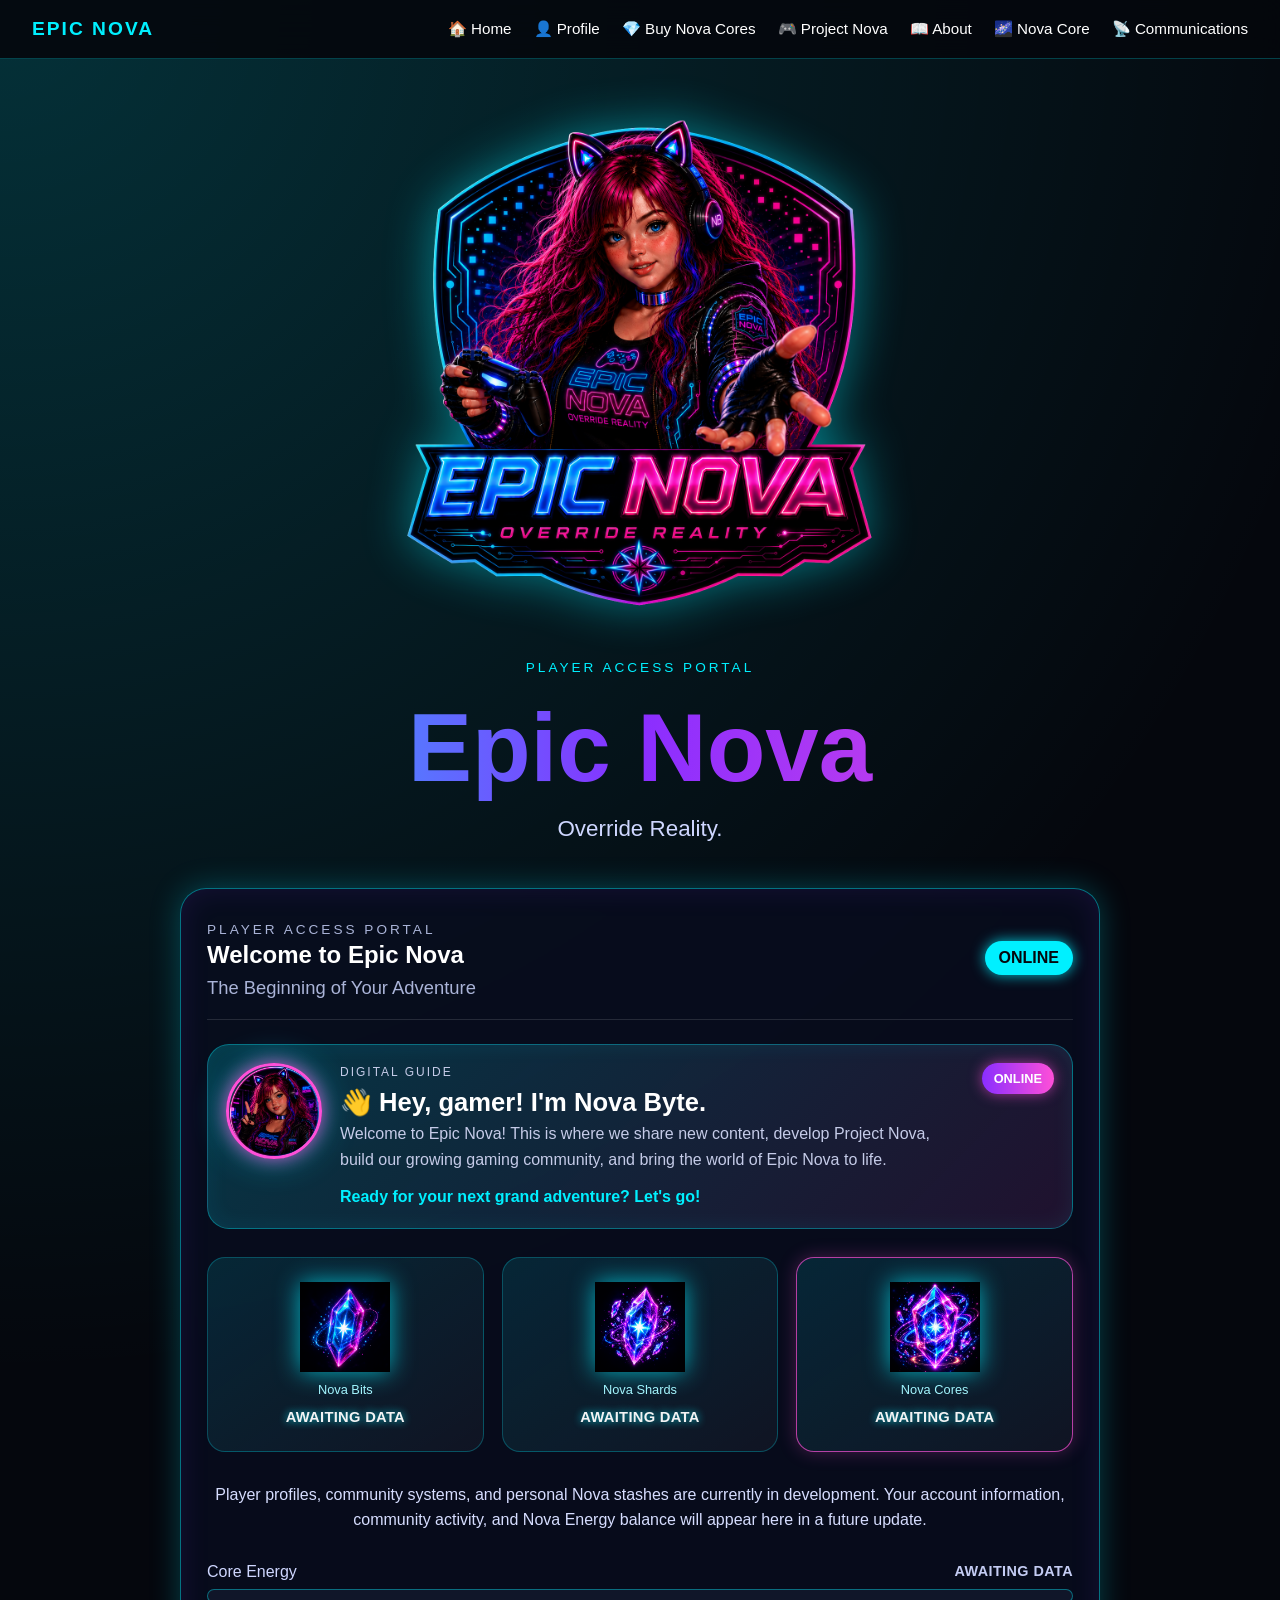
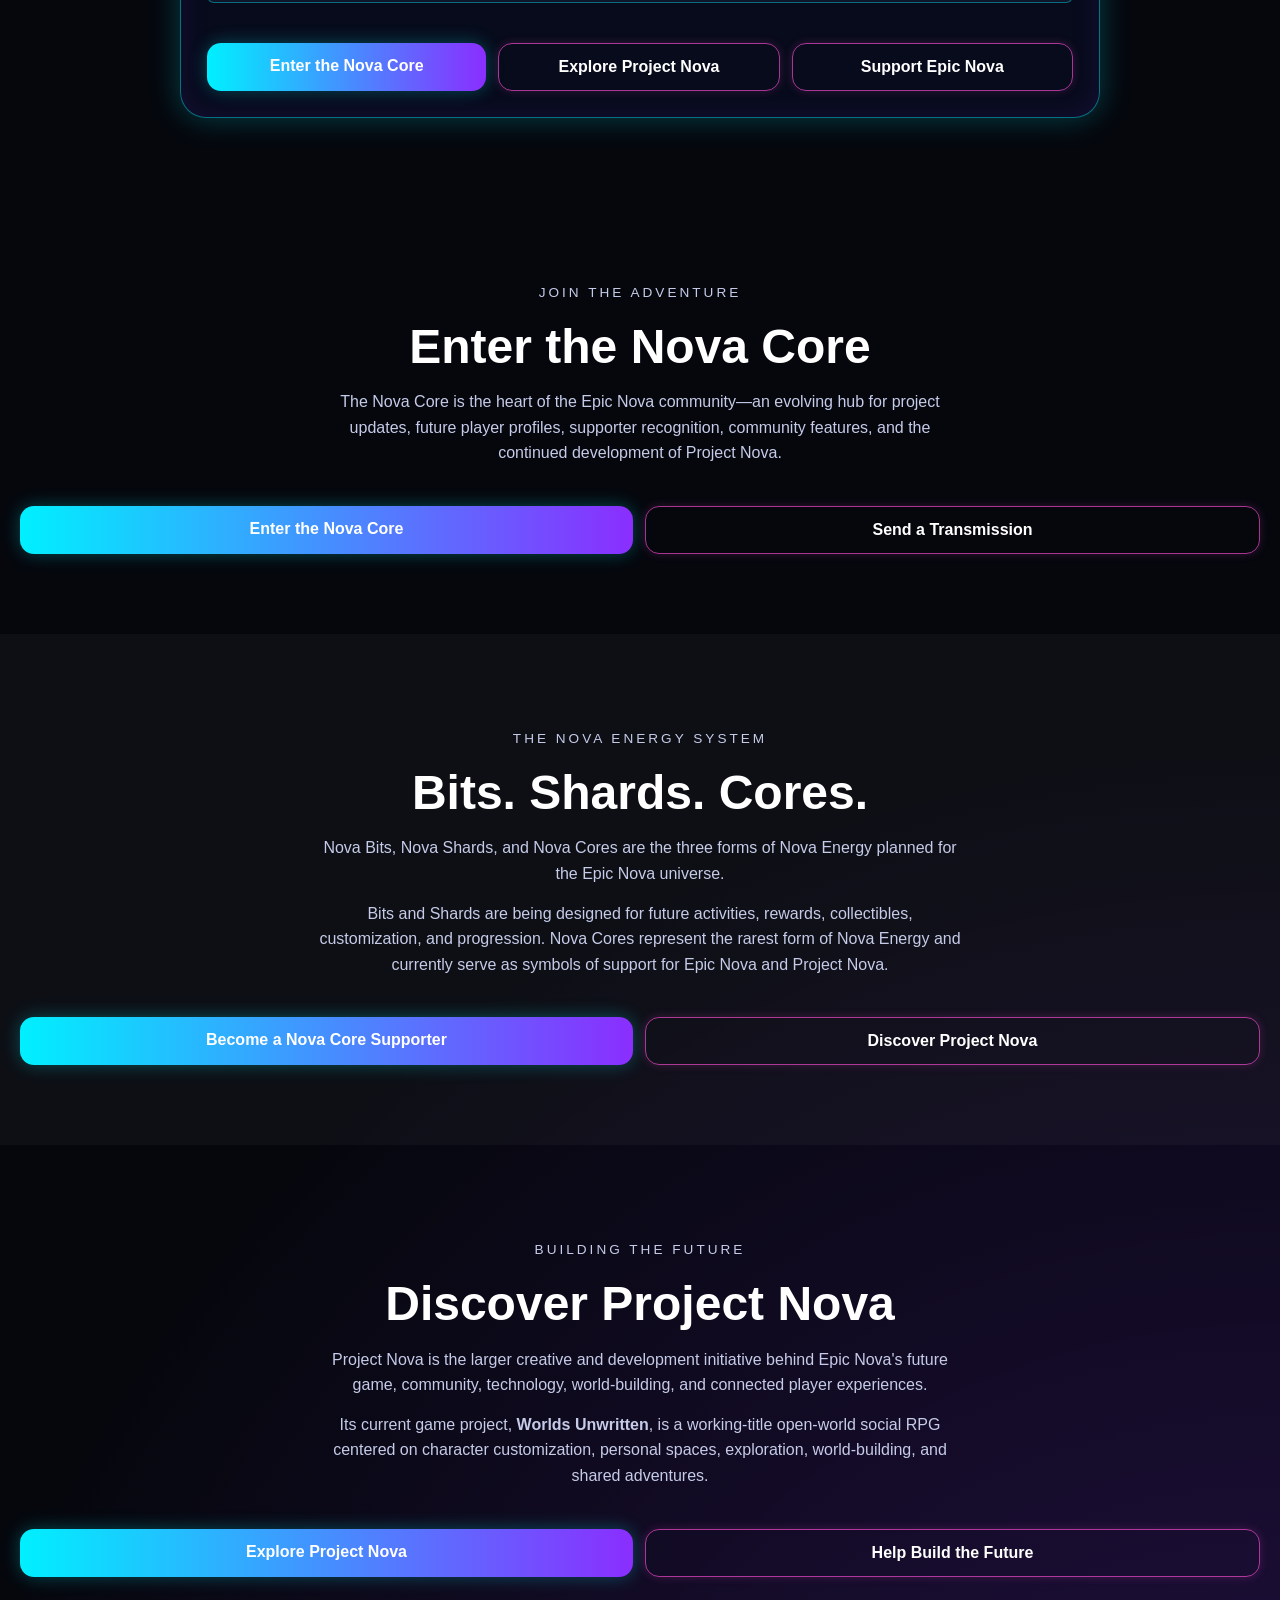
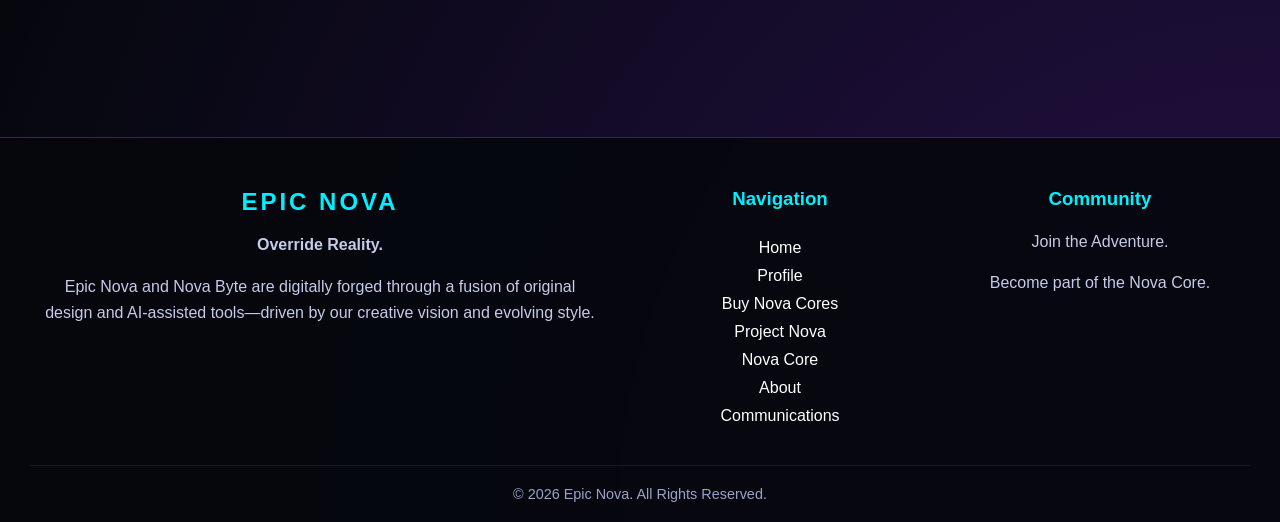
<file: index.html>
<!DOCTYPE html>
<html lang="en">
<head>
  <meta charset="UTF-8" />

  <meta
    name="viewport"
    content="width=device-width, initial-scale=1.0"
  />

  <meta
    name="description"
    content="Enter Epic Nova, discover Project Nova, join the Nova Core community, and help build the future of open-world social gaming."
  />

  <title>Epic Nova | Override Reality</title>

  <link rel="stylesheet" href="CSS/style.css" />
</head>

<body>

  <!-- ===========================
       SHARED NAVIGATION
  ============================ -->

  <div id="navbar"></div>


  <!-- ===========================
       HERO
  ============================ -->

  <header class="hero">

    <img
      src="images/Official-New-Epic-Nova-Logo.png"
      alt="Epic Nova"
      class="logo"
    />

    <p class="eyebrow">
      Player Access Portal
    </p>

    <h1>
      Epic Nova
    </h1>

    <p class="tagline">
      Override Reality.
    </p>


    <!-- ===========================
         PLAYER ACCESS CARD
    ============================ -->

    <section
      class="hud-card"
      id="nova-core"
      aria-labelledby="welcome-heading"
    >

      <div class="hud-top">

        <div>

          <p class="eyebrow">
            Player Access Portal
          </p>

          <h2 id="welcome-heading">
            Welcome to Epic Nova
          </h2>

          <p class="subtitle">
            The Beginning of Your Adventure
          </p>

        </div>

        <span class="status">
          ONLINE
        </span>

      </div>


      <!-- ===========================
           NOVA BYTE GUIDE
      ============================ -->

      <div class="player-card nova-guide-card">

        <div class="avatar-frame">

          <img
            src="images/Nova-Profile-Pic.png"
            alt="Nova Byte, the digital guide for Epic Nova"
            class="avatar-image"
          />

        </div>


        <div class="player-info">

          <p class="player-label">
            Digital Guide
          </p>

          <h3>
            👋 Hey, gamer! I'm Nova Byte.
          </h3>

          <p>
            Welcome to Epic Nova! This is where we share new content,
            develop Project Nova, build our growing gaming community,
            and bring the world of Epic Nova to life.
          </p>

          <p class="nova-ready">
            Ready for your next grand adventure? Let's go!
          </p>

        </div>


        <div class="player-badge">
          ONLINE
        </div>

      </div>


      <!-- ===========================
           NOVA STASH
      ============================ -->

      <div class="stash-grid">

  <div class="stash-box">
    <img
      src="images/Nova-Bit.png"
      alt="Nova Bits"
      class="currency-icon"
    />

    <span>Nova Bits</span>

    <strong class="awaiting-data">
      AWAITING DATA
    </strong>
  </div>

  <div class="stash-box">
    <img
      src="images/Nova-Shard.png"
      alt="Nova Shards"
      class="currency-icon"
    />

    <span>Nova Shards</span>

    <strong class="awaiting-data">
      AWAITING DATA
    </strong>
  </div>

  <div class="stash-box premium">
    <img
      src="images/Nova-Core.png"
      alt="Nova Cores"
      class="currency-icon"
    />

    <span>Nova Cores</span>

    <strong class="awaiting-data">
      AWAITING DATA
    </strong>
  </div>

</div>


      <!-- ===========================
           DEVELOPMENT NOTICE
      ============================ -->

      <p class="store-note">
        Player profiles, community systems, and personal Nova stashes are
        currently in development. Your account information, community
        activity, and Nova Energy balance will appear here in a future update.
      </p>


      <!-- ===========================
           CORE ENERGY
      ============================ -->

      <div class="energy-bar">

        <div class="energy-label">

          <span>
            Core Energy
          </span>

          <span class="awaiting-data">
            Awaiting Data
          </span>

        </div>

        <div
          class="bar"
          role="progressbar"
          aria-label="Future Core Energy status"
          aria-valuemin="0"
          aria-valuemax="100"
          aria-valuenow="0"
        >

          <div class="fill awaiting-energy"></div>

        </div>

      </div>


      <!-- ===========================
           PRIMARY ACTIONS
      ============================ -->

      <div class="hud-buttons">

        <a
          href="nova-core.html"
          class="btn"
        >
          Enter the Nova Core
        </a>

        <a
          href="project-nova.html"
          class="btn ghost"
        >
          Explore Project Nova
        </a>

        <a
          href="buy-cores.html"
          class="btn ghost"
        >
          Support Epic Nova
        </a>

      </div>

    </section>

  </header>


  <!-- ===========================
       MAIN CONTENT
  ============================ -->

  <main>


    <!-- ===========================
         NOVA CORE COMMUNITY
    ============================ -->

    <section
      class="section"
      id="nova-core-hub"
      aria-labelledby="nova-core-heading"
    >

      <p class="eyebrow">
        Join the Adventure
      </p>

      <h2 id="nova-core-heading">
        Enter the Nova Core
      </h2>

      <p>
        The Nova Core is the heart of the Epic Nova community—an evolving hub
        for project updates, future player profiles, supporter recognition,
        community features, and the continued development of Project Nova.
      </p>

      <div class="hud-buttons">

        <a
          href="nova-core.html"
          class="btn"
        >
          Enter the Nova Core
        </a>

        <a
          href="communications.html"
          class="btn ghost"
        >
          Send a Transmission
        </a>

      </div>

    </section>


    <!-- ===========================
         NOVA ENERGY SYSTEM
    ============================ -->

    <section
      class="section alt"
      id="nova-energy"
      aria-labelledby="nova-energy-heading"
    >

      <p class="eyebrow">
        The Nova Energy System
      </p>

      <h2 id="nova-energy-heading">
        Bits. Shards. Cores.
      </h2>

      <p>
        Nova Bits, Nova Shards, and Nova Cores are the three forms of Nova
        Energy planned for the Epic Nova universe.
      </p>

      <p>
        Bits and Shards are being designed for future activities, rewards,
        collectibles, customization, and progression. Nova Cores represent
        the rarest form of Nova Energy and currently serve as symbols of
        support for Epic Nova and Project Nova.
      </p>

      <div class="hud-buttons">

        <a
          href="buy-cores.html"
          class="btn"
        >
          Become a Nova Core Supporter
        </a>

        <a
          href="project-nova.html"
          class="btn ghost"
        >
          Discover Project Nova
        </a>

      </div>

    </section>


    <!-- ===========================
         PROJECT NOVA
    ============================ -->

    <section
      class="section"
      id="project-nova-preview"
      aria-labelledby="project-nova-heading"
    >

      <p class="eyebrow">
        Building the Future
      </p>

      <h2 id="project-nova-heading">
        Discover Project Nova
      </h2>

      <p>
        Project Nova is the larger creative and development initiative behind
        Epic Nova's future game, community, technology, world-building, and
        connected player experiences.
      </p>

      <p>
        Its current game project, <strong>Worlds Unwritten</strong>,
        is a working-title open-world social RPG centered on character
        customization, personal spaces, exploration, world-building, and
        shared adventures.
      </p>

      <div class="hud-buttons">

        <a
          href="project-nova.html"
          class="btn"
        >
          Explore Project Nova
        </a>

        <a
          href="buy-cores.html"
          class="btn ghost"
        >
          Help Build the Future
        </a>

      </div>

    </section>

  </main>


  <!-- ===========================
       SHARED FOOTER
  ============================ -->

  <div id="footer"></div>


  <!-- ===========================
       SITE SCRIPT
  ============================ -->

  <script src="JS/script.js"></script>

</body>
</html>
</file>
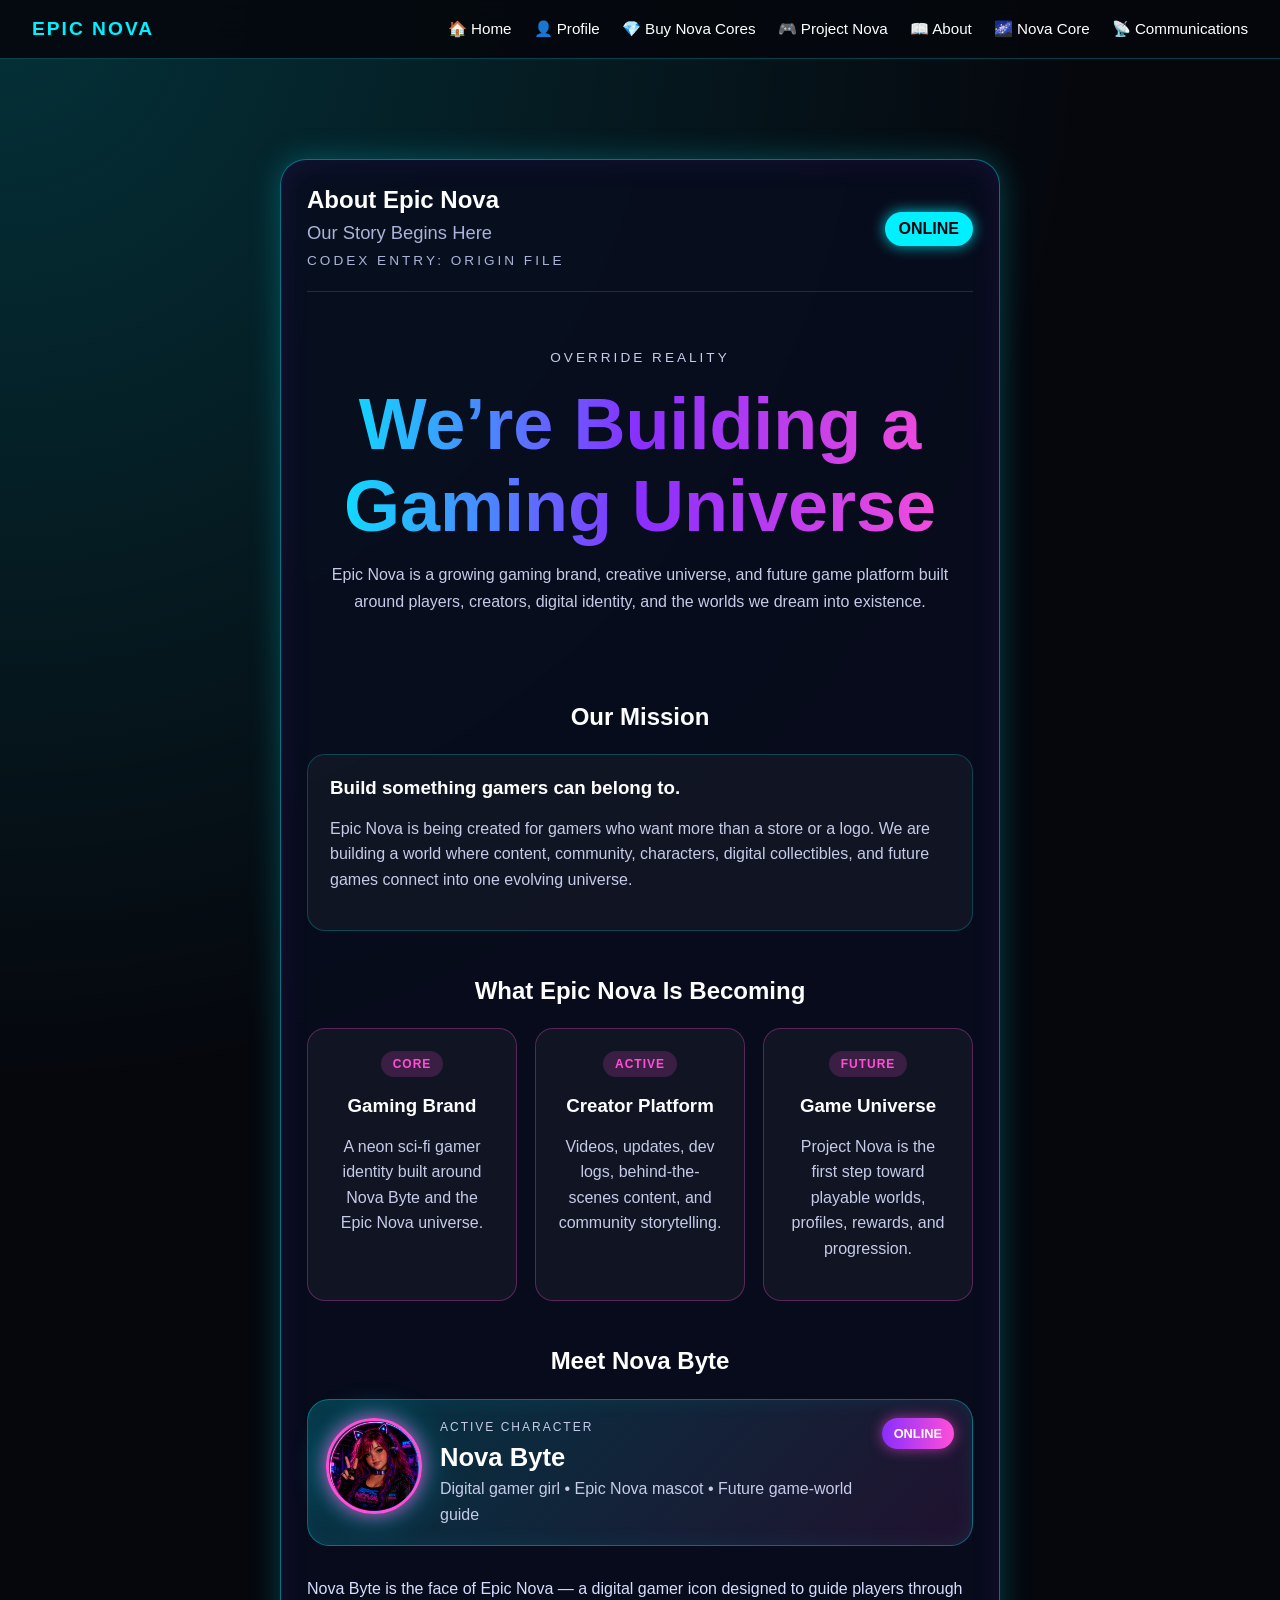
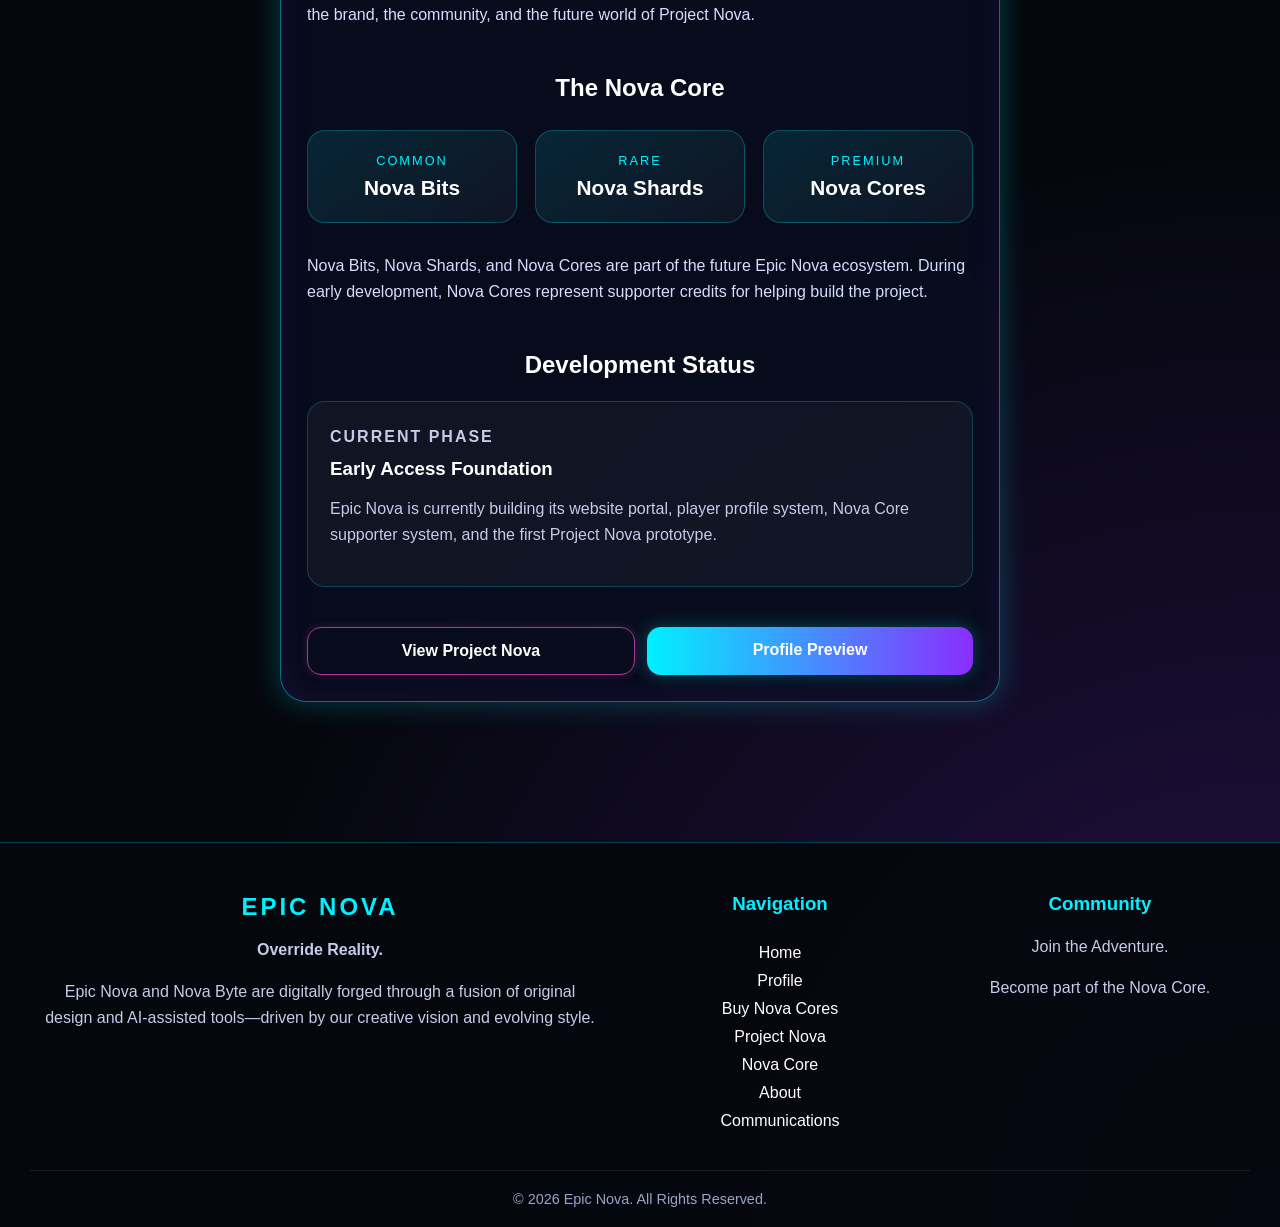
<file: about.html>
<!--html code-->

<!DOCTYPE html>
 <html lang="en">
  <head>
    <meta charset="UTF-8" />
    <meta name="viewport" content="width=device-width,initial-scale=1.0" />

   <title>About Epic Nova | Our Mission</title>

   <link rel="stylesheet" href="CSS/style.css" />
  </head>

  <body>

    <div id="navbar"></div>

  <main class="about-page">

    <section class="hud-card about-terminal">

      <div class="hud-top">
        <div>
          <h2>About Epic Nova</h2>

          <p class="subtitle">
            Our Story Begins Here
          </p>

          <p class="eyebrow">
            Codex Entry: Origin File
          </p>
        </div>

        <span class="status">ONLINE</span>
      </div>

      <div class="terminal-hero">
        <p class="eyebrow">Override Reality</p>
        <h1>We’re Building a Gaming Universe</h1>
        <p>
          Epic Nova is a growing gaming brand, creative universe, and future game platform
          built around players, creators, digital identity, and the worlds we dream into existence.
        </p>
      </div>

      <section class="dev-section">
        <h2>Our Mission</h2>

        <div class="log-card">
          <h3>Build something gamers can belong to.</h3>
          <p>
            Epic Nova is being created for gamers who want more than a store or a logo.
            We are building a world where content, community, characters, digital collectibles,
            and future games connect into one evolving universe.
          </p>
        </div>
      </section>

      <section class="dev-section">
        <h2>What Epic Nova Is Becoming</h2>

        <div class="unlock-grid">

          <div class="unlock-card">
            <span>CORE</span>
            <h3>Gaming Brand</h3>
            <p>A neon sci-fi gamer identity built around Nova Byte and the Epic Nova universe.</p>
          </div>

          <div class="unlock-card">
            <span>ACTIVE</span>
            <h3>Creator Platform</h3>
            <p>Videos, updates, dev logs, behind-the-scenes content, and community storytelling.</p>
          </div>

          <div class="unlock-card">
            <span>FUTURE</span>
            <h3>Game Universe</h3>
            <p>Project Nova is the first step toward playable worlds, profiles, rewards, and progression.</p>
          </div>

        </div>
      </section>

      <section class="dev-section">
        <h2>Meet Nova Byte</h2>

        <div class="player-card nova-guide-card">
          <div class="avatar-frame">
            <img 
              src="./images/Nova-Profile-Pic.png"
              alt="Nova Byte"
              class="avatar-image"
            />
          </div>

          <div class="player-info">
            <p class="player-label">Active Character</p>
            <h3>Nova Byte</h3>
            <p>Digital gamer girl • Epic Nova mascot • Future game-world guide</p>
          </div>

          <div class="player-badge">ONLINE</div>
        </div>

        <p class="store-note">
          Nova Byte is the face of Epic Nova — a digital gamer icon designed to guide players
          through the brand, the community, and the future world of Project Nova.
        </p>
      </section>

      <section class="dev-section">
        <h2>The Nova Core</h2>

        <div class="terminal-grid">

          <div class="terminal-panel">
            <span class="panel-label">Common</span>
            <strong>Nova Bits</strong>
          </div>

          <div class="terminal-panel">
            <span class="panel-label">Rare</span>
            <strong>Nova Shards</strong>
          </div>

          <div class="terminal-panel">
            <span class="panel-label">Premium</span>
            <strong>Nova Cores</strong>
          </div>

        </div>

        <p class="store-note">
          Nova Bits, Nova Shards, and Nova Cores are part of the future Epic Nova ecosystem.
          During early development, Nova Cores represent supporter credits for helping build the project.
        </p>
      </section>

      <section class="dev-section">
        <h2>Development Status</h2>

        <div class="log-card">
          <p class="log-date">CURRENT PHASE</p>
          <h3>Early Access Foundation</h3>
          <p>
            Epic Nova is currently building its website portal, player profile system,
            Nova Core supporter system, and the first Project Nova prototype.
          </p>
        </div>
      </section>

      <div class="hud-buttons">
        <a href="project-nova.html" class="btn ghost">View Project Nova</a>
        <a href="profile.html" class="btn">Profile Preview</a>
      </div>

    </section>

  </main>

   <div id="footer"></div>

   <script src="JS/script.js"></script>
  </body>
 </html>
</file>
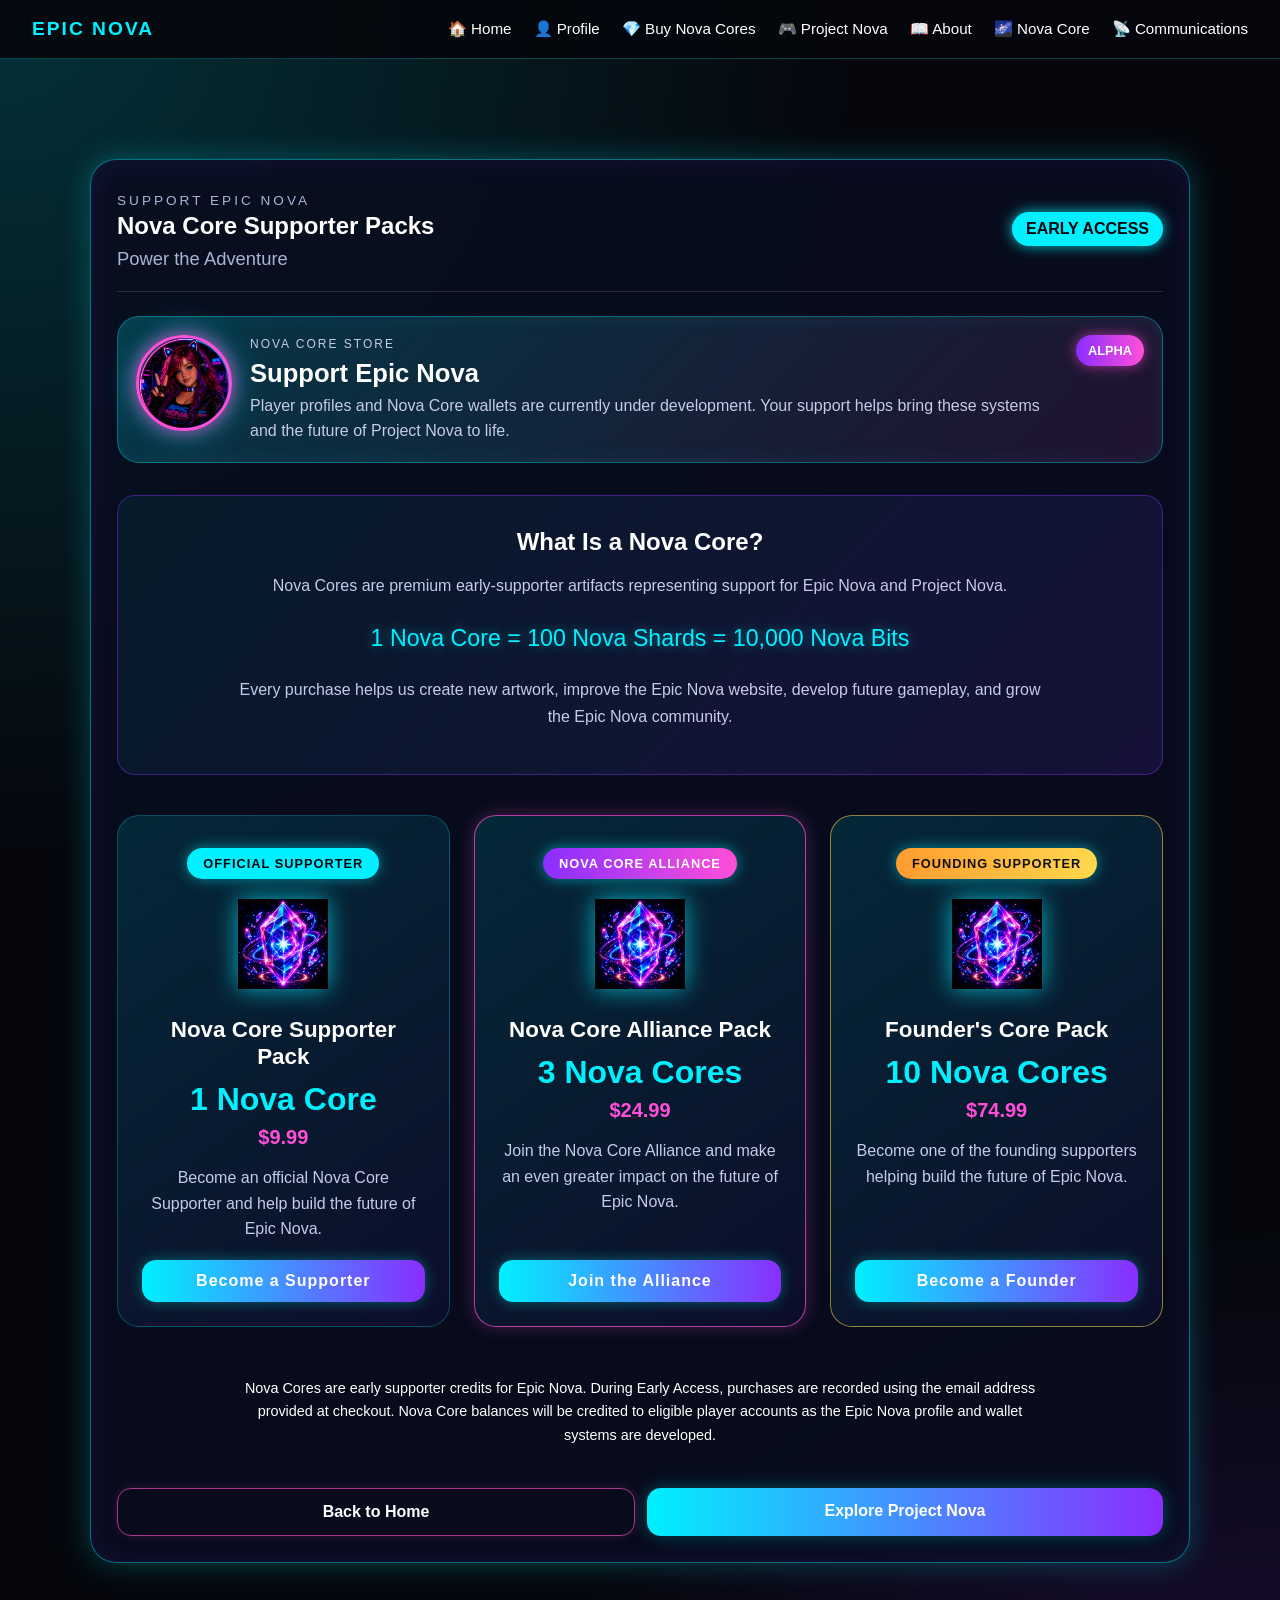
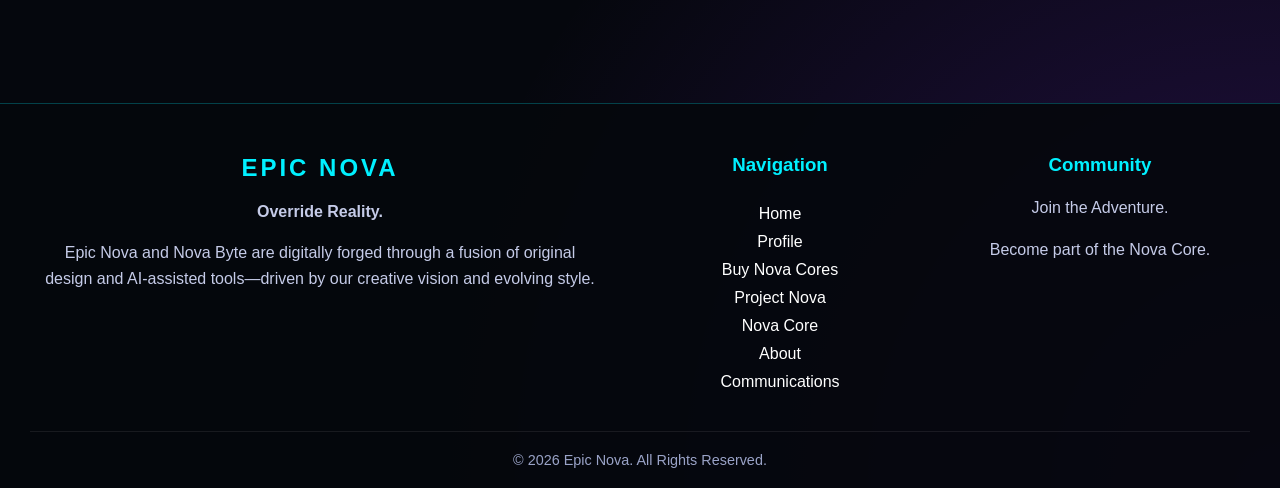
<file: buy-cores.html>
<!DOCTYPE html>
<html lang="en">
<head>
  <meta charset="UTF-8" />
  <meta
    name="viewport"
    content="width=device-width, initial-scale=1.0"
  />

  <meta
    name="description"
    content="Become a Nova Core Supporter and help build the future of Epic Nova and Project Nova."
  />

  <title>Nova Core Supporter Packs | Epic Nova</title>

  <link rel="stylesheet" href="CSS/style.css" />
</head>

<body>

  <div id="navbar"></div>

  <main class="store-page">

    <section class="hud-card profile-card">

      <!-- Store heading -->
      <div class="hud-top">
        <div>
          <p class="eyebrow">Support Epic Nova</p>

          <h2>Nova Core Supporter Packs</h2>

          <p class="subtitle">
            Power the Adventure
          </p>
        </div>

        <span class="status">EARLY ACCESS</span>
      </div>

      <!-- Nova Byte introduction -->
      <div class="player-card nova-guide-card">

        <div class="avatar-frame">
          <img
            src="images/Nova-Profile-Pic.png"
            alt="Nova Byte, the Epic Nova community guide"
            class="avatar-image"
          />
        </div>

        <div class="player-info">
          <p class="player-label">Nova Core Store</p>

          <h3>Support Epic Nova</h3>

          <p>
            Player profiles and Nova Core wallets are currently under
            development. Your support helps bring these systems and the
            future of Project Nova to life.
          </p>
        </div>

        <div class="player-badge">ALPHA</div>

      </div>

      <!-- Supporter explanation -->
      <div class="supporter-notice">
        <h2>What Is a Nova Core?</h2>

        <p>
          Nova Cores are premium early-supporter artifacts representing
          support for Epic Nova and Project Nova.
        </p>

        <p class="conversion-rate">
          1 Nova Core = 100 Nova Shards = 10,000 Nova Bits
        </p>

        <p>
          Every purchase helps us create new artwork, improve the Epic Nova
          website, develop future gameplay, and grow the Epic Nova community.
        </p>
      </div>

      <!-- Supporter packs -->
      <div class="core-pack-grid">

        <!-- Nova Core Supporter Pack -->
        <a
          href="https://buy.stripe.com/eVq14n3dG71cf95cP224003"
          class="core-pack"
          target="_blank"
          rel="noopener noreferrer"
          aria-label="Purchase the Nova Core Supporter Pack for $9.99"
        >
          <div class="pack-ribbon">
            OFFICIAL SUPPORTER
          </div>

          <img
            src="images/Nova-Core.png"
            alt=""
            class="currency-icon"
          />

          <h3>Nova Core Supporter Pack</h3>

          <strong>1 Nova Core</strong>

          <span class="pack-price">$9.99</span>

          <p class="pack-description">
            Become an official Nova Core Supporter and help build the future
            of Epic Nova.
          </p>

          <div class="purchase-btn">
            Become a Supporter
          </div>
        </a>

        <!-- Nova Core Alliance Pack -->
        <a
          href="https://buy.stripe.com/00w9ATbKcclwd0X9CQ24004"
          class="core-pack featured"
          target="_blank"
          rel="noopener noreferrer"
          aria-label="Purchase the Nova Core Alliance Pack for $24.99"
        >
          <div class="pack-ribbon featured-ribbon">
            NOVA CORE ALLIANCE
          </div>

          <img
            src="images/Nova-Core.png"
            alt=""
            class="currency-icon"
          />

          <h3>Nova Core Alliance Pack</h3>

          <strong>3 Nova Cores</strong>

          <span class="pack-price">$24.99</span>

          <p class="pack-description">
            Join the Nova Core Alliance and make an even greater impact on
            the future of Epic Nova.
          </p>

          <div class="purchase-btn">
            Join the Alliance
          </div>
        </a>

        <!-- Founder's Core Pack -->
        <a
          href="https://buy.stripe.com/28EfZh8y0gBM6Cz5mA24005"
          class="core-pack founder-pack"
          target="_blank"
          rel="noopener noreferrer"
          aria-label="Purchase the Founder's Core Pack for $74.99"
        >
          <div class="pack-ribbon founder-ribbon">
            FOUNDING SUPPORTER
          </div>

          <img
            src="images/Nova-Core.png"
            alt=""
            class="currency-icon"
          />

          <h3>Founder's Core Pack</h3>

          <strong>10 Nova Cores</strong>

          <span class="pack-price">$74.99</span>

          <p class="pack-description">
            Become one of the founding supporters helping build the future
            of Epic Nova.
          </p>

          <div class="purchase-btn">
            Become a Founder
          </div>
        </a>

      </div>

      <!-- Purchase notice -->
      <p class="purchase-disclosure">
        Nova Cores are early supporter credits for Epic Nova. During Early
        Access, purchases are recorded using the email address provided at
        checkout. Nova Core balances will be credited to eligible player
        accounts as the Epic Nova profile and wallet systems are developed.
      </p>

      <!-- Navigation buttons -->
      <div class="hud-buttons">
        <a href="index.html" class="btn ghost">
          Back to Home
        </a>

        <a href="project-nova.html" class="btn">
          Explore Project Nova
        </a>
      </div>

    </section>

  </main>

  <div id="footer"></div>

  <script src="JS/script.js"></script>

</body>
</html>
</file>
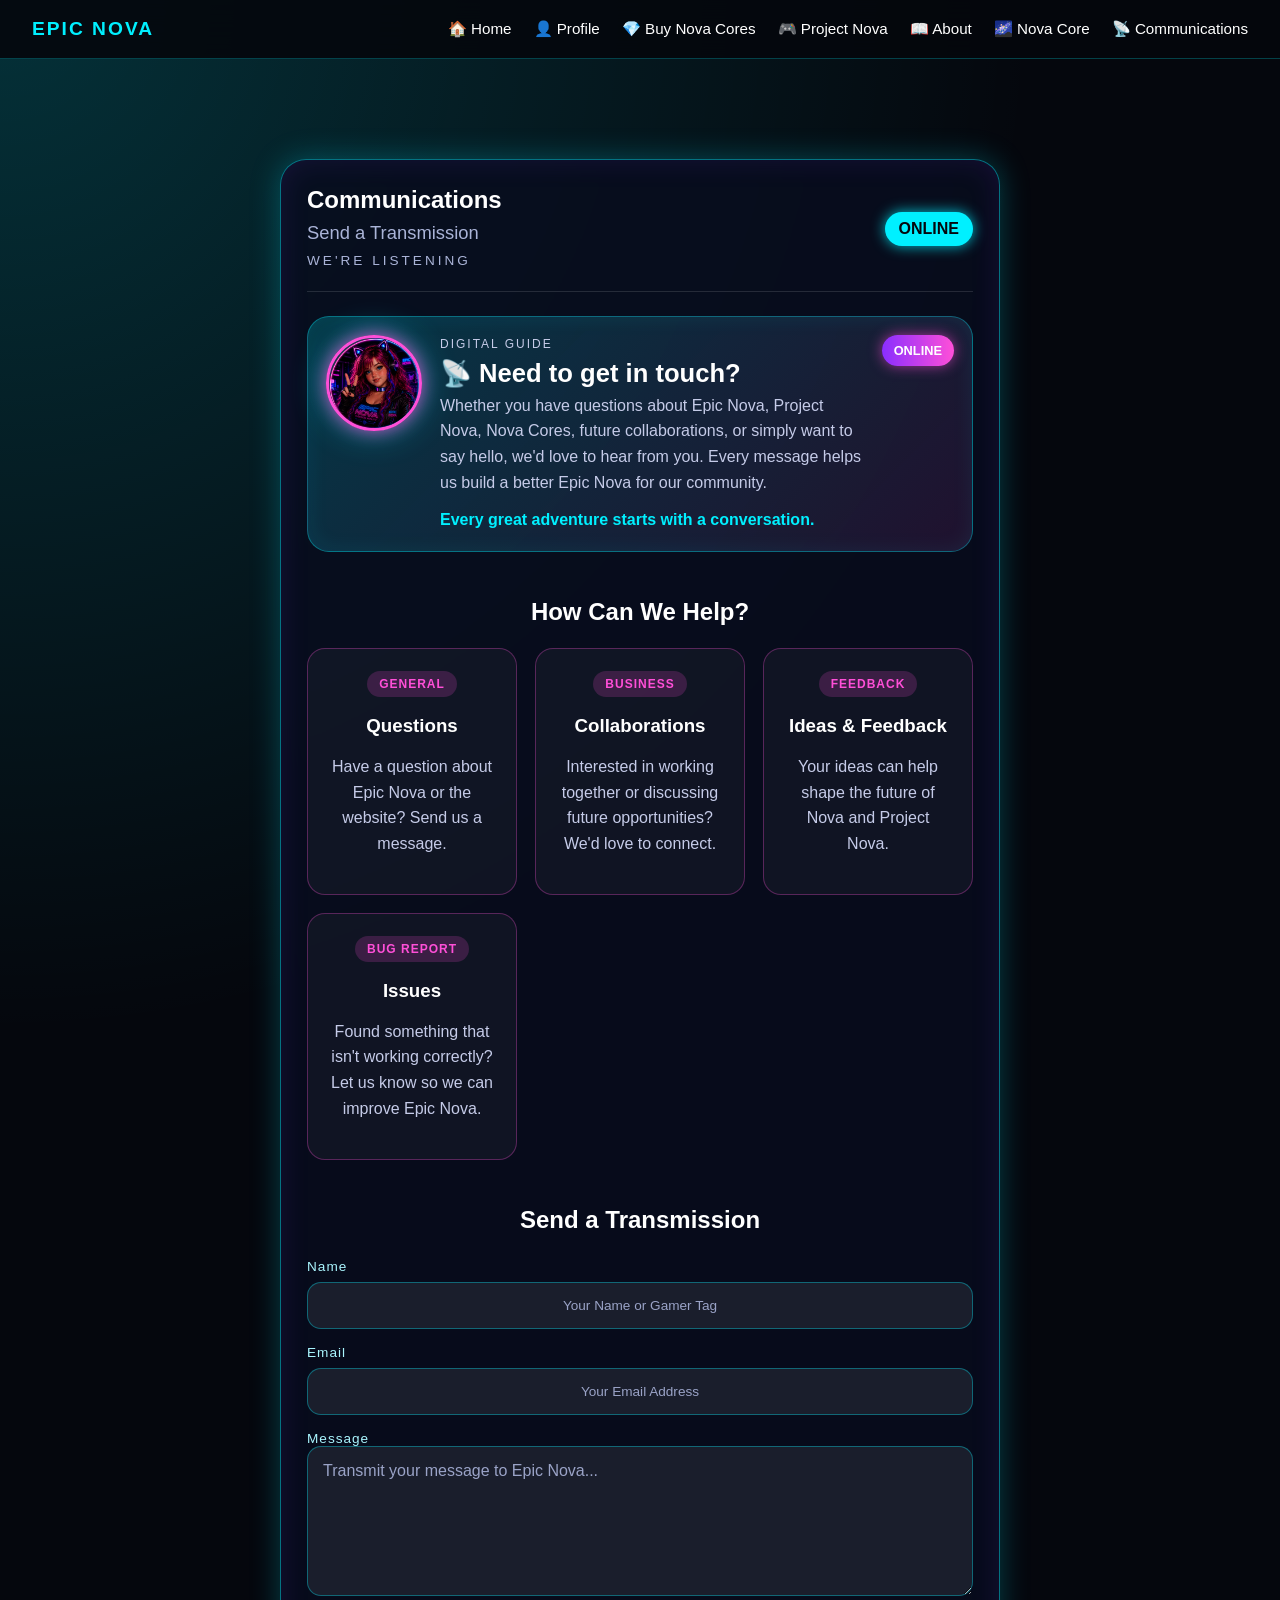
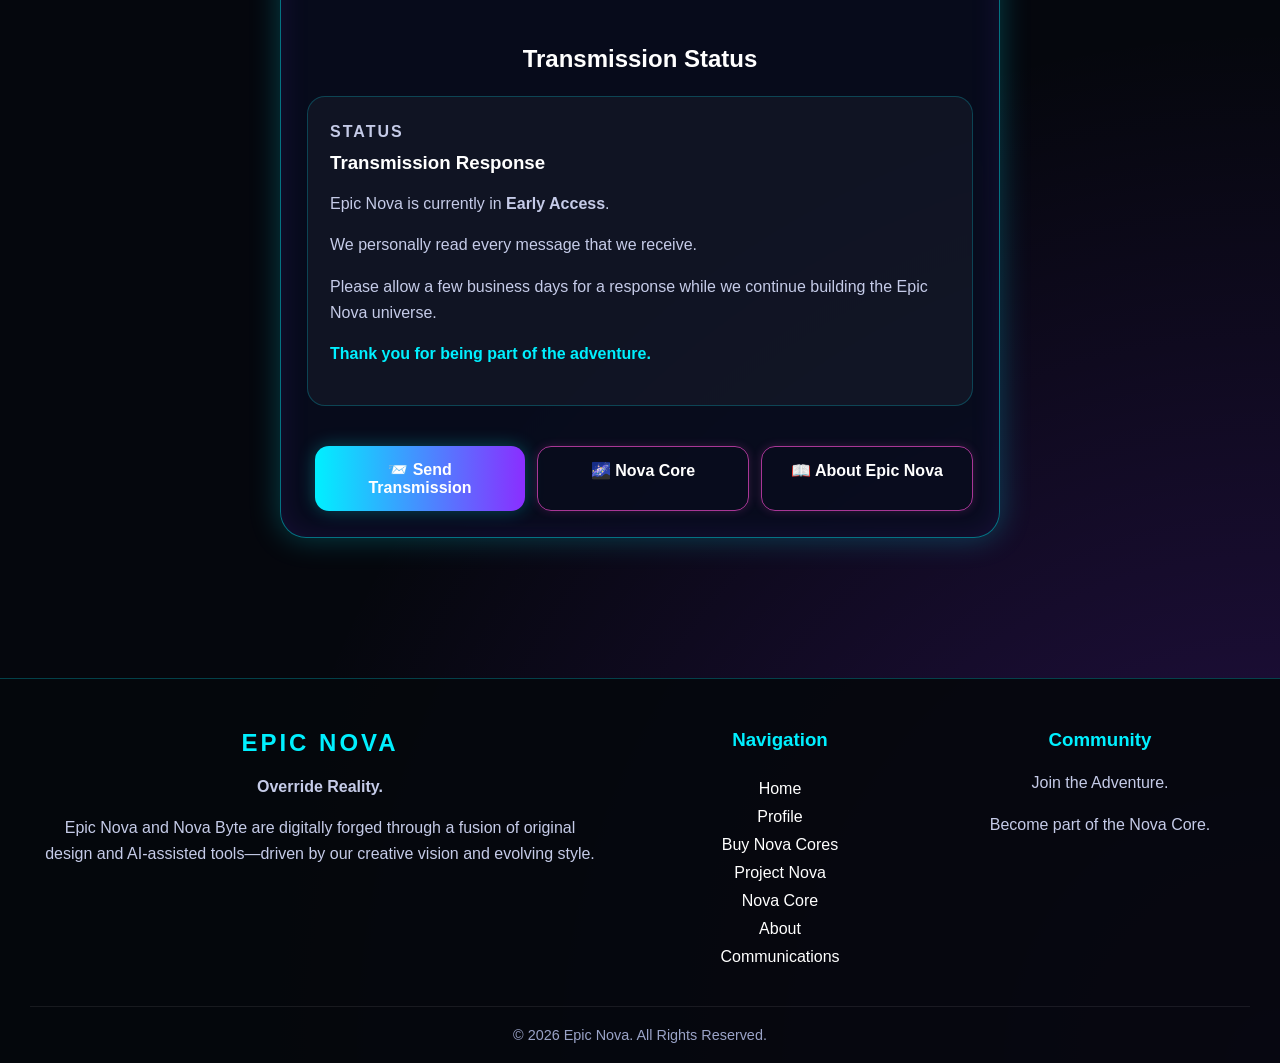
<file: communications.html>
<!--html code-->

<!DOCTYPE html>
 <html lang="en">
  <head>
    <meta charset="UTF-8" />
    <meta name="viewport" content="width=device-width,initial-scale=1.0" />

   <title>Communications | Epic Nova</title>

   <link rel="stylesheet" href="CSS/style.css" />
  </head>


  <body>

    <div id="navbar"></div>

    <main class="about-page">

  <section class="hud-card about-terminal">

    <div class="hud-top">

      <div>

        <h2>Communications</h2>

        <p class="subtitle">
          Send a Transmission
        </p>

        <p class="eyebrow">
          We're Listening
        </p>

      </div>

      <span class="status">ONLINE</span>

    </div>

    <div class="player-card nova-guide-card">

      <div class="avatar-frame">
        <img
          src="./images/Nova-Profile-Pic.png"
          alt="Nova Byte"
          class="avatar-image"
        />
      </div>

      <div class="player-info">

        <p class="player-label">
          DIGITAL GUIDE
        </p>

        <h3>📡 Need to get in touch?</h3>

        <p>
          Whether you have questions about Epic Nova, Project Nova, Nova Cores,
future collaborations, or simply want to say hello, we'd love to hear
from you.

Every message helps us build a better Epic Nova for our community.
        </p>

        <p class="nova-ready">
          Every great adventure starts with a conversation.
        </p>

      </div>

      <div class="player-badge">
        ONLINE
      </div>

    </div>

    <section class="dev-section">

      <h2>How Can We Help?</h2>

      <div class="unlock-grid">

        <div class="unlock-card">
          <span>GENERAL</span>

          <h3>Questions</h3>

          <p>
            Have a question about Epic Nova or the website?
            Send us a message.
          </p>

        </div>

        <div class="unlock-card">
          <span>BUSINESS</span>

          <h3>Collaborations</h3>

          <p>
            Interested in working together or discussing future
            opportunities? We'd love to connect.
          </p>

        </div>

        <div class="unlock-card">
          <span>FEEDBACK</span>

          <h3>Ideas & Feedback</h3>

          <p>
            Your ideas can help shape the future of  Nova and
            Project Nova.
          </p>

        </div>

        <div class="unlock-card">
          <span>BUG REPORT</span>

          <h3>Issues</h3>

          <p>
            Found something that isn't working correctly? Let us know so we can improve Epic Nova.
          </p>

        </div>


      </div>

    </section>

    <section class="dev-section">

      <h2>Send a Transmission</h2>

      <form class="profile-form">

        <label>

          Name

          <input
            type="text"
            placeholder="Your Name or Gamer Tag"
          >

        </label>

        <label>

          Email

          <input
            type="email"
            placeholder="Your Email Address"
          >

        </label>

        <label>

          Message

          <textarea
            rows="6"
            placeholder="Transmit your message to Epic Nova..."
          ></textarea>

        </label>

      </form>

    </section>

    <section class="dev-section">

     <h2>Transmission Status</h2>

     <div class="log-card">

       <p class="log-date">STATUS</p>

     <h3>Transmission Response</h3>

      <p>
        Epic Nova is currently in <strong>Early Access</strong>.
    </p>

    <p>
      We personally read every message that we receive.
    </p>

    <p>
      Please allow a few business days for a response while we continue
      building the Epic Nova universe.
    </p>

    <p class="nova-ready">
      Thank you for being part of the adventure.
    </p>

  </div>

</section>

    <div class="hud-buttons">

      <button class="btn form-btn" type="submit">
    📨 Send Transmission
</button>

      <a href="nova-core.html" class="btn ghost">
        🌌 Nova Core
      </a>

      <a href="about.html" class="btn ghost">
        📖 About Epic Nova
      </a>

    </div>

  </section>

</main>

   <div id="footer"></div>

   <script src="JS/script.js"></script>
  </body>
 </html>
</file>
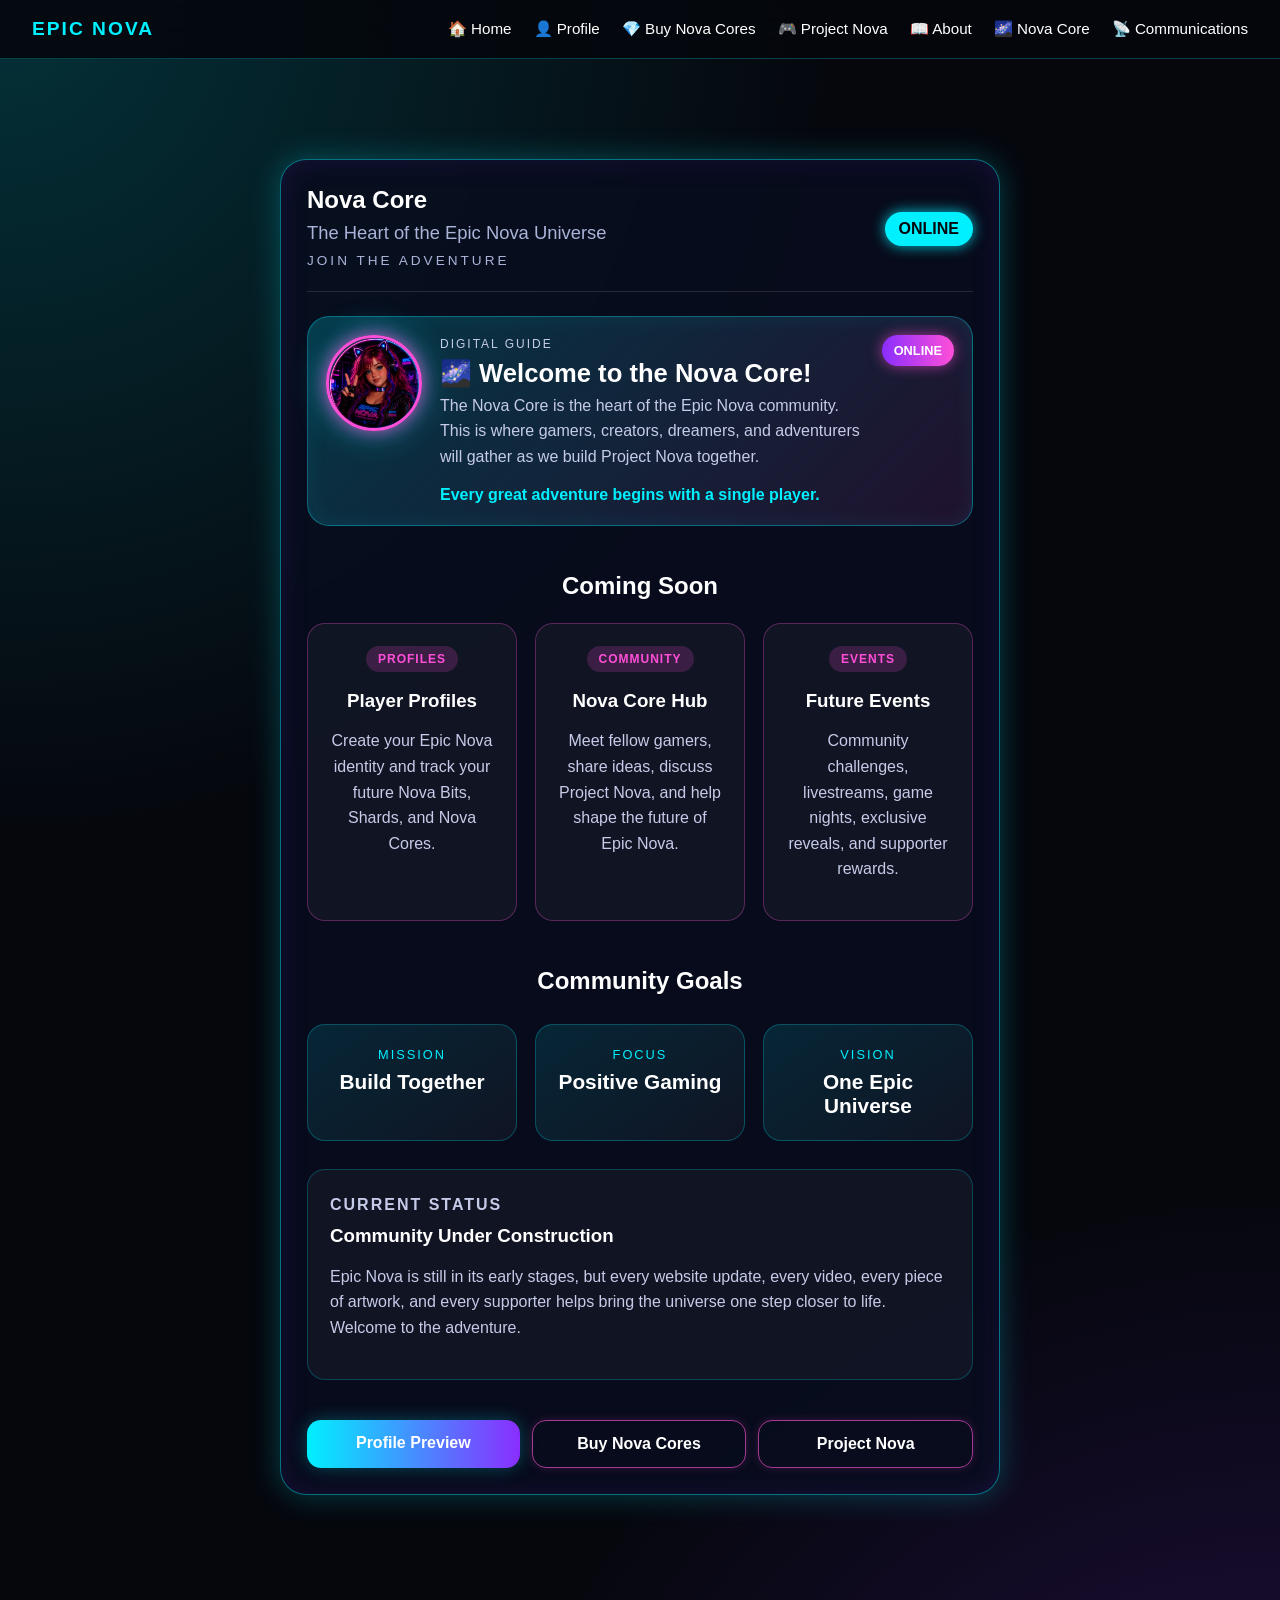
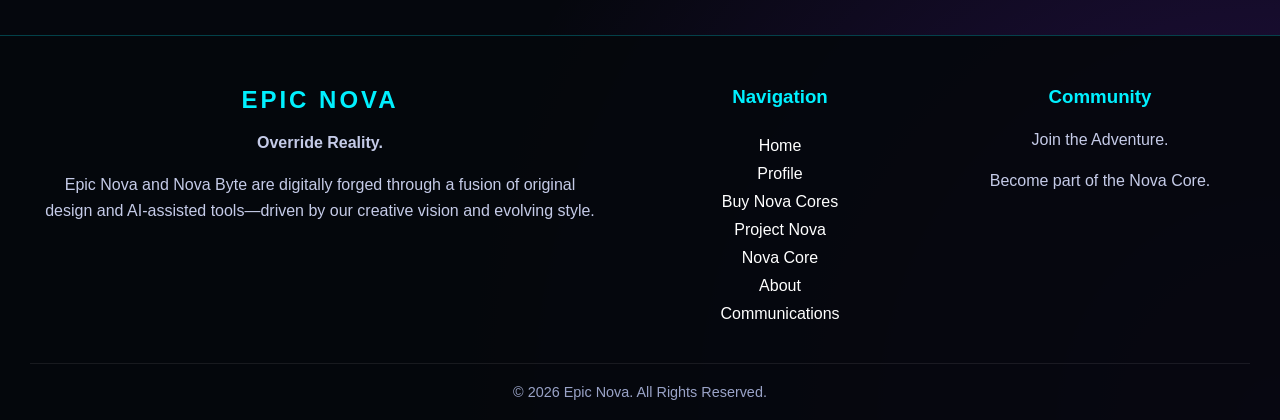
<file: nova-core.html>
<!--html code-->

<!DOCTYPE html>
 <html lang="en">
  <head>
    <meta charset="UTF-8" />
    <meta name="viewport" content="width=device-width,initial-scale=1.0" />

   <title>Nova Core | Epic Nova</title>

   <link rel="stylesheet" href="CSS/style.css" />
  </head>


  <body>

    <div id="navbar"></div>

    <main class="about-page">

  <section class="hud-card about-terminal">

    <div class="hud-top">
      <div>
       
       <h2>Nova Core</h2>

       <p class="subtitle">
         The Heart of the Epic Nova Universe
       </p>

       <p class="eyebrow">
         Join the Adventure
       </p>
      </div>

      <span class="status">ONLINE</span>
    </div>

    <div class="player-card nova-guide-card">

      <div class="avatar-frame">
        <img
          src="./images/Nova-Profile-Pic.png"
          alt="Nova Byte"
          class="avatar-image"
        />
      </div>

      <div class="player-info">
        <p class="player-label">DIGITAL GUIDE</p>

        <h3>🌌 Welcome to the Nova Core!</h3>

        <p>
          The Nova Core is the heart of the Epic Nova community.
          This is where gamers, creators, dreamers, and adventurers
          will gather as we build Project Nova together.
        </p>

        <p class="nova-ready">
          Every great adventure begins with a single player.
        </p>
      </div>

      <div class="player-badge">ONLINE</div>

    </div>

    <section class="dev-section">

      <h2>Coming Soon</h2>

      <div class="unlock-grid">

        <div class="unlock-card">
          <span>PROFILES</span>
          <h3>Player Profiles</h3>

          <p>
            Create your Epic Nova identity and track your future
            Nova Bits, Shards, and Nova Cores.
          </p>
        </div>

        <div class="unlock-card">
          <span>COMMUNITY</span>
          <h3>Nova Core Hub</h3>

          <p>
            Meet fellow gamers, share ideas, discuss Project Nova,
            and help shape the future of Epic Nova.
          </p>
        </div>

        <div class="unlock-card">
          <span>EVENTS</span>
          <h3>Future Events</h3>

          <p>
            Community challenges, livestreams, game nights,
            exclusive reveals, and supporter rewards.
          </p>
        </div>

      </div>

    </section>

    <section class="dev-section">

      <h2>Community Goals</h2>

      <div class="terminal-grid">

        <div class="terminal-panel">
          <span class="panel-label">MISSION</span>
          <strong>Build Together</strong>
        </div>

        <div class="terminal-panel">
          <span class="panel-label">FOCUS</span>
          <strong>Positive Gaming</strong>
        </div>

        <div class="terminal-panel">
          <span class="panel-label">VISION</span>
          <strong>One Epic Universe</strong>
        </div>

      </div>

    </section>

    <div class="log-card">

      <p class="log-date">CURRENT STATUS</p>

      <h3>Community Under Construction</h3>

      <p>
        Epic Nova is still in its early stages, but every website
        update, every video, every piece of artwork, and every
        supporter helps bring the universe one step closer to life.

        Welcome to the adventure.
      </p>

    </div>

    <div class="hud-buttons">

      <a href="profile.html" class="btn">
  Profile Preview
</a>

      <a href="buy-cores.html" class="btn ghost">
        Buy Nova Cores
      </a>

      <a href="project-nova.html" class="btn ghost">
        Project Nova
      </a>

    </div>

  </section>

</main>

   <div id="footer"></div>

   <script src="JS/script.js"></script>
  </body>
 </html>
</file>
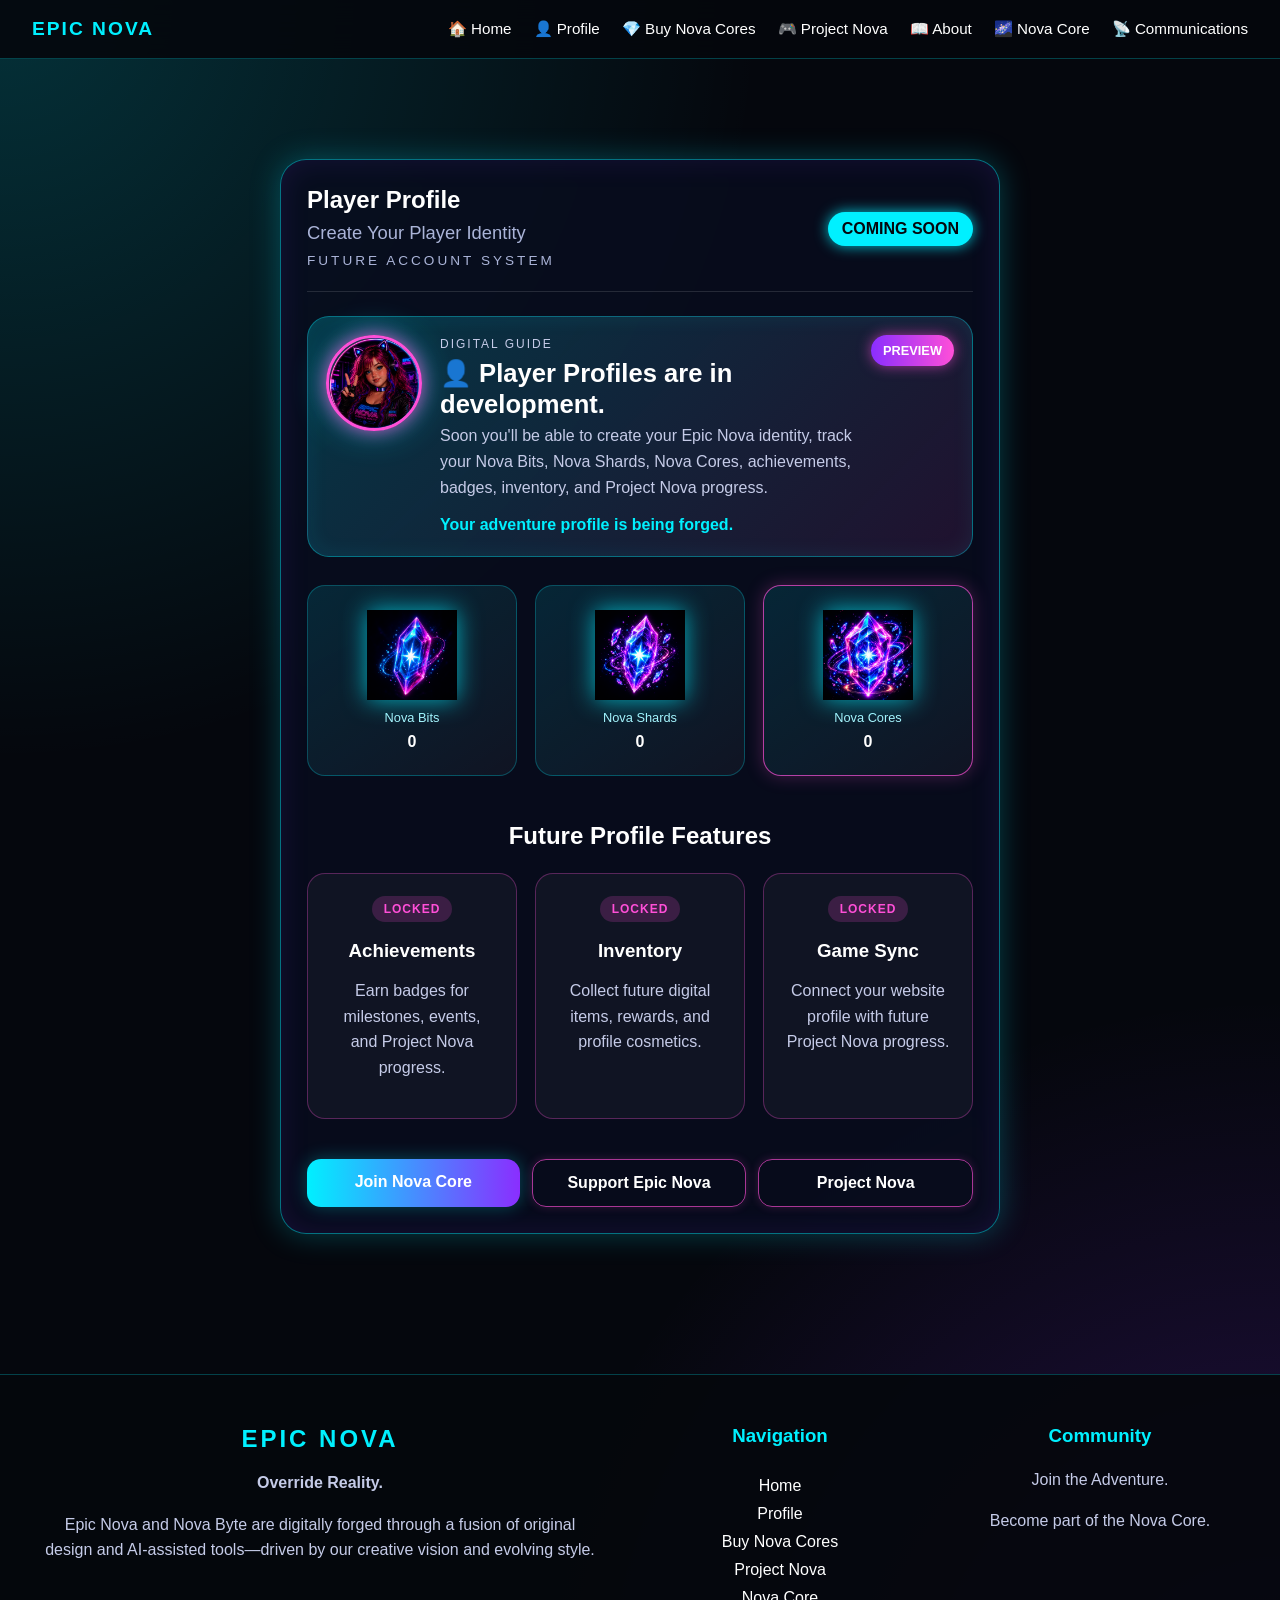
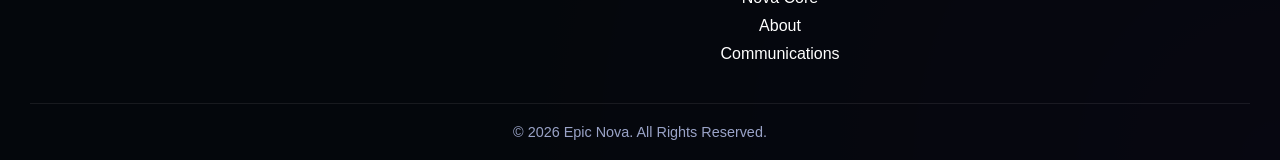
<file: profile.html>
<!DOCTYPE html>
<html lang="en">
<head>
  <meta charset="UTF-8" />
  <meta name="viewport" content="width=device-width, initial-scale=1.0" />

  <title>Player Profile | Epic Nova</title>

  <link rel="stylesheet" href="CSS/style.css" />
</head>

<body>

  <div id="navbar"></div>

<!--
====================================
FUTURE PROFILE SYSTEM

VERSION 2 PROFILE
Requires:

✓ User Accounts
✓ Login
✓ Database
✓ Project Nova Sync
✓ Nova Core Wallet

Do not remove.
====================================
-->

<main class="profile-page">

  <section class="hud-card profile-card">

    <div class="hud-top">
      <div>
        <h2>Player Profile</h2>

        <p class="subtitle">
          Create Your Player Identity
        </p>

        <p class="eyebrow">
          Future Account System
        </p>
      </div>

      <span class="status">COMING SOON</span>
    </div>

    <div class="player-card nova-guide-card">
      <div class="avatar-frame">
        <img
          src="./images/Nova-Profile-Pic.png"
          alt="Nova Byte"
          class="avatar-image"
        />
      </div>

      <div class="player-info">
        <p class="player-label">DIGITAL GUIDE</p>

        <h3>👤 Player Profiles are in development.</h3>

        <p>
          Soon you'll be able to create your Epic Nova identity, track your
          Nova Bits, Nova Shards, Nova Cores, achievements, badges, inventory,
          and Project Nova progress.
        </p>

        <p class="nova-ready">
          Your adventure profile is being forged.
        </p>
      </div>

      <div class="player-badge">PREVIEW</div>
    </div>

    <div class="stash-grid">
      <div class="stash-box">
        <img
          src="images/Nova-Bit.png"
          alt="Nova Bit"
          class="currency-icon"
        />
        <span>Nova Bits</span>
        <strong>0</strong>
      </div>

      <div class="stash-box">
        <img
          src="images/Nova-Shard.png"
          alt="Nova Shard"
          class="currency-icon"
        />
        <span>Nova Shards</span>
        <strong>0</strong>
      </div>

      <div class="stash-box premium">
        <img
          src="images/Nova-Core.png"
          alt="Nova Core"
          class="currency-icon"
        />
        <span>Nova Cores</span>
        <strong>0</strong>
      </div>
    </div>

    <section class="dev-section">
      <h2>Future Profile Features</h2>

      <div class="unlock-grid">
        <div class="unlock-card">
          <span>LOCKED</span>
          <h3>Achievements</h3>
          <p>Earn badges for milestones, events, and Project Nova progress.</p>
        </div>

        <div class="unlock-card">
          <span>LOCKED</span>
          <h3>Inventory</h3>
          <p>Collect future digital items, rewards, and profile cosmetics.</p>
        </div>

        <div class="unlock-card">
          <span>LOCKED</span>
          <h3>Game Sync</h3>
          <p>Connect your website profile with future Project Nova progress.</p>
        </div>
      </div>
    </section>

    <div class="hud-buttons">
      <a href="nova-core.html" class="btn">Join Nova Core</a>
      <a href="buy-cores.html" class="btn ghost">Support Epic Nova</a>
      <a href="project-nova.html" class="btn ghost">Project Nova</a>
    </div>

  </section>

</main>

<!--

  <main class="profile-page">

    <section class="hud-card profile-card">

      <div class="hud-top">
        <div>
          <h2>Player Profile</h2>

          <p class="subtitle">
              Create Your Player Identity
          </p>

          <p class="eyebrow">
              Customize Your Journey
          </p>
        </div>

        <span class="status">NEW</span>
      </div>

      <div class="player-card empty-profile">
        <div class="avatar-ring">?</div>

        <div class="player-info">
          <p class="player-label">Gamer Profile</p>
          <h3>Choose Username</h3>
          <p>Level 1 • New Nova Core Member</p>
        </div>

        <div class="player-badge">ROOKIE</div>
      </div>

      <form class="profile-form">
        <label>
          Gamer Username
          <input type="text" placeholder="Example: NovaRift_87" required />
        </label>

        <label>
          Email
          <input type="email" placeholder="Enter your email" required />
        </label>

        <button class="btn" type="submit">Create Profile</button>
      </form>

      <div class="stash-grid">
        <div class="stash-box">
          <img src="images/Nova-Bit.png" alt="Nova Bit" class="currency-icon" />
          <span>Nova Bits</span>
          <strong>0</strong>
        </div>

        <div class="stash-box">
          <img src="images/Nova-Shard.png" alt="Nova Shard" class="currency-icon" />
          <span>Nova Shards</span>
          <strong>0</strong>
        </div>

        <div class="stash-box premium">
          <img src="images/Nova-Core.png" alt="Nova Core" class="currency-icon" />
          <span>Nova Cores</span>
          <strong>0</strong>
        </div>
      </div>

      <div class="hud-buttons">
        <a href="index.html" class="btn ghost">Back to Home</a>
        <a href="#" class="btn">Enter Nova Core</a>
      </div>

    </section>

  </main>


====================================== -->



  <div id="footer"></div>

  <script src="JS/script.js"></script>

</body>
</html>
</file>
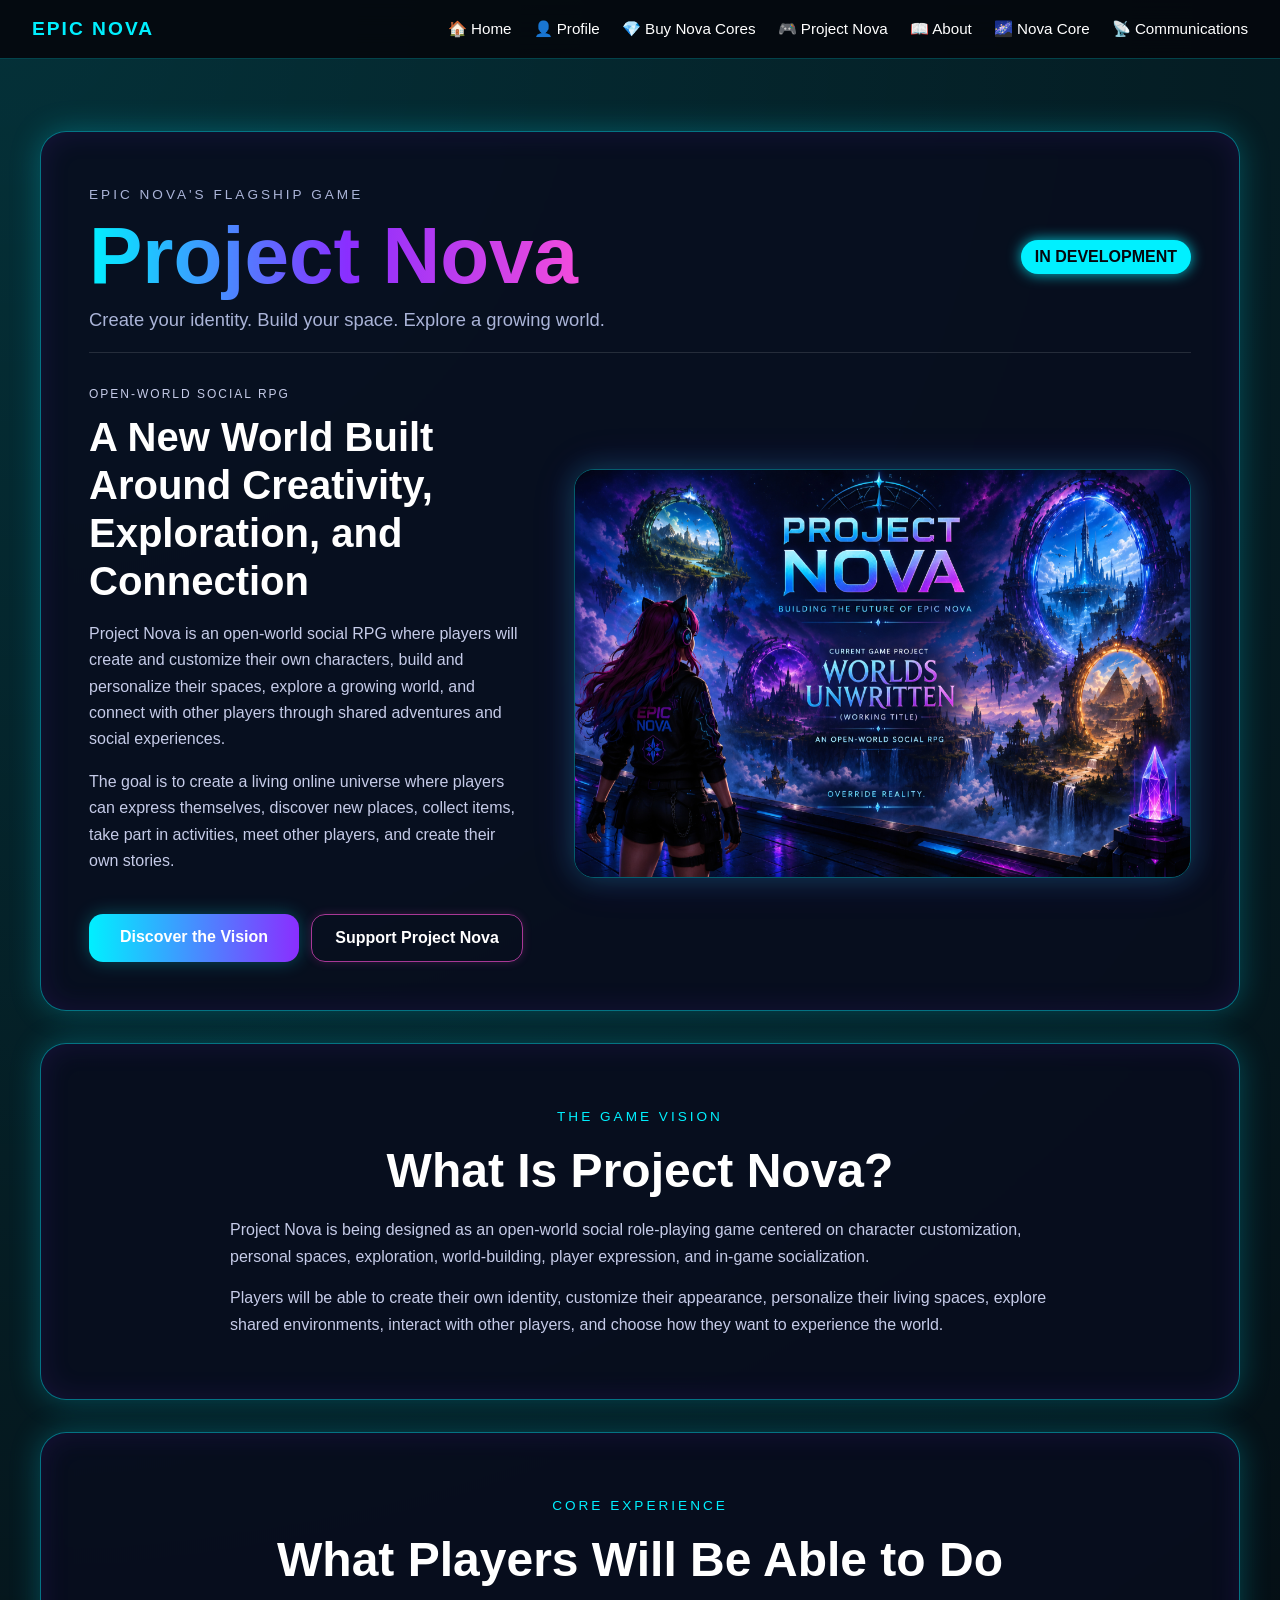
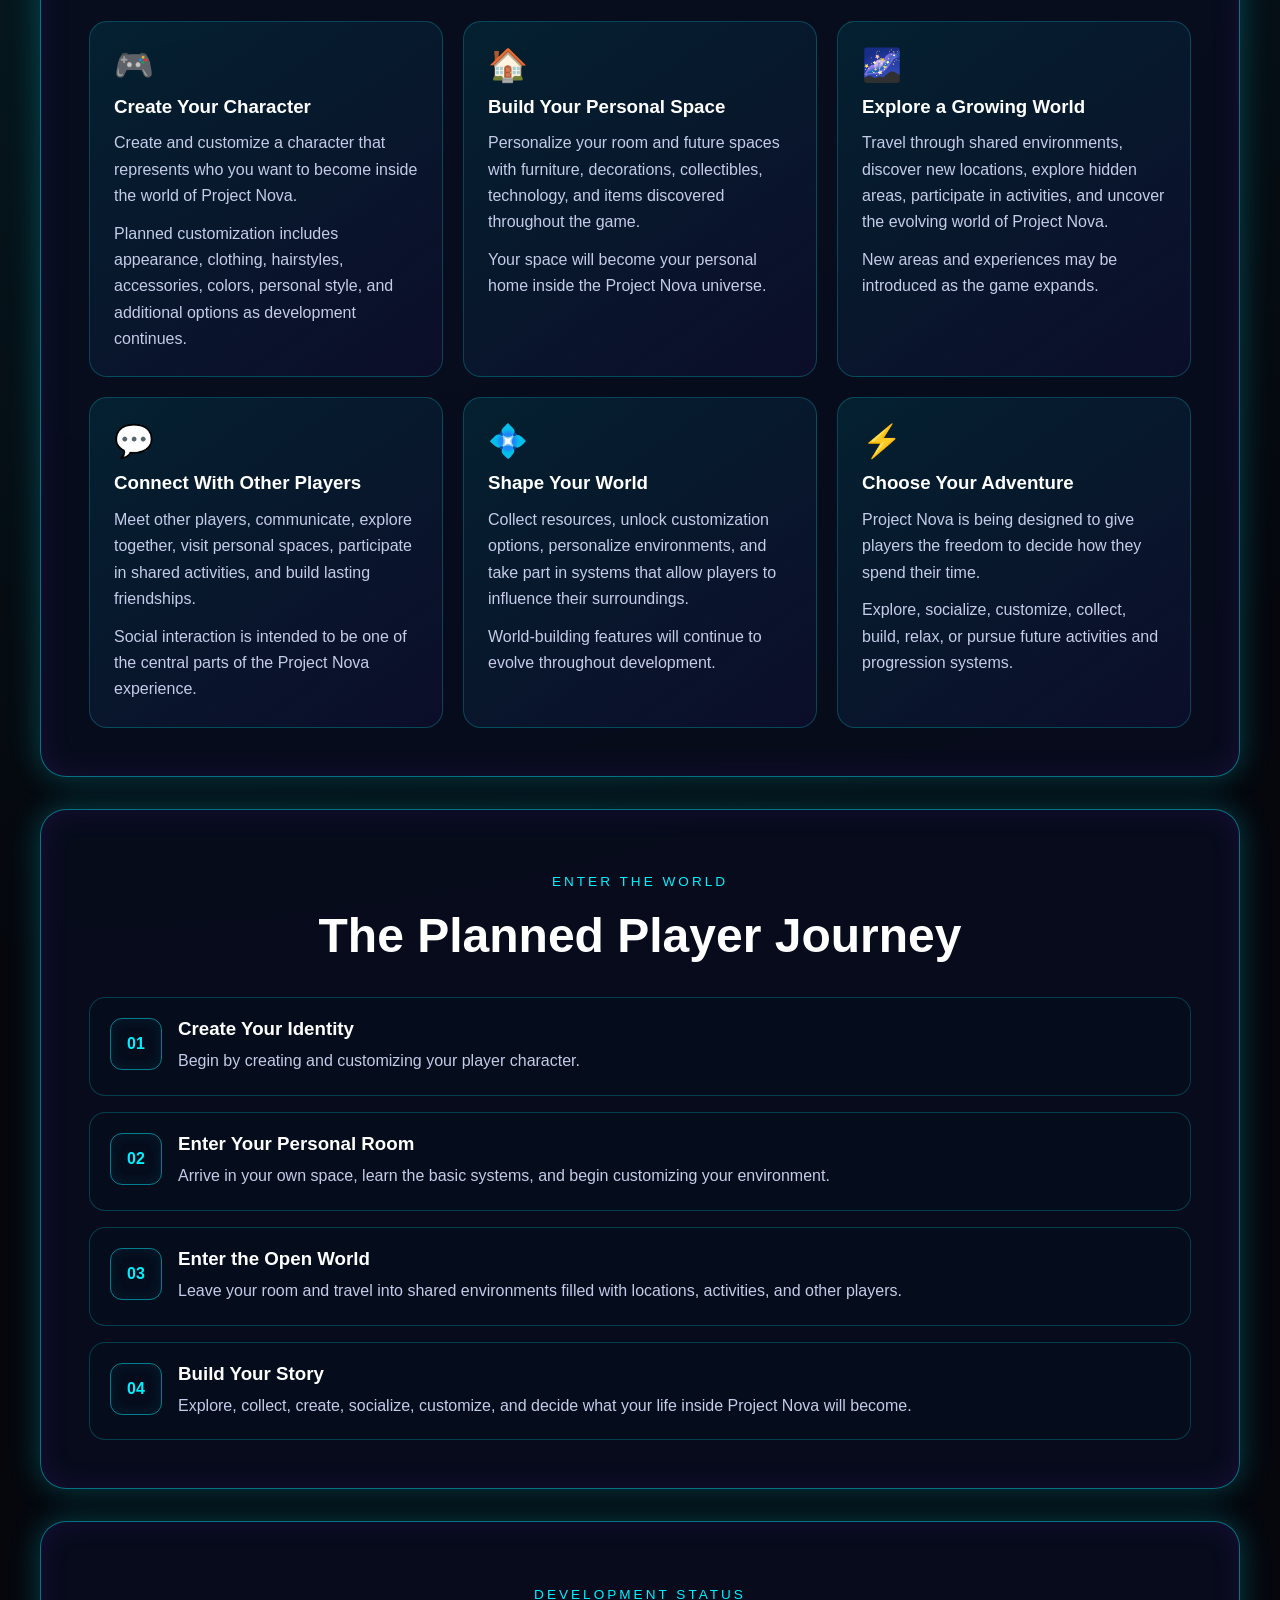
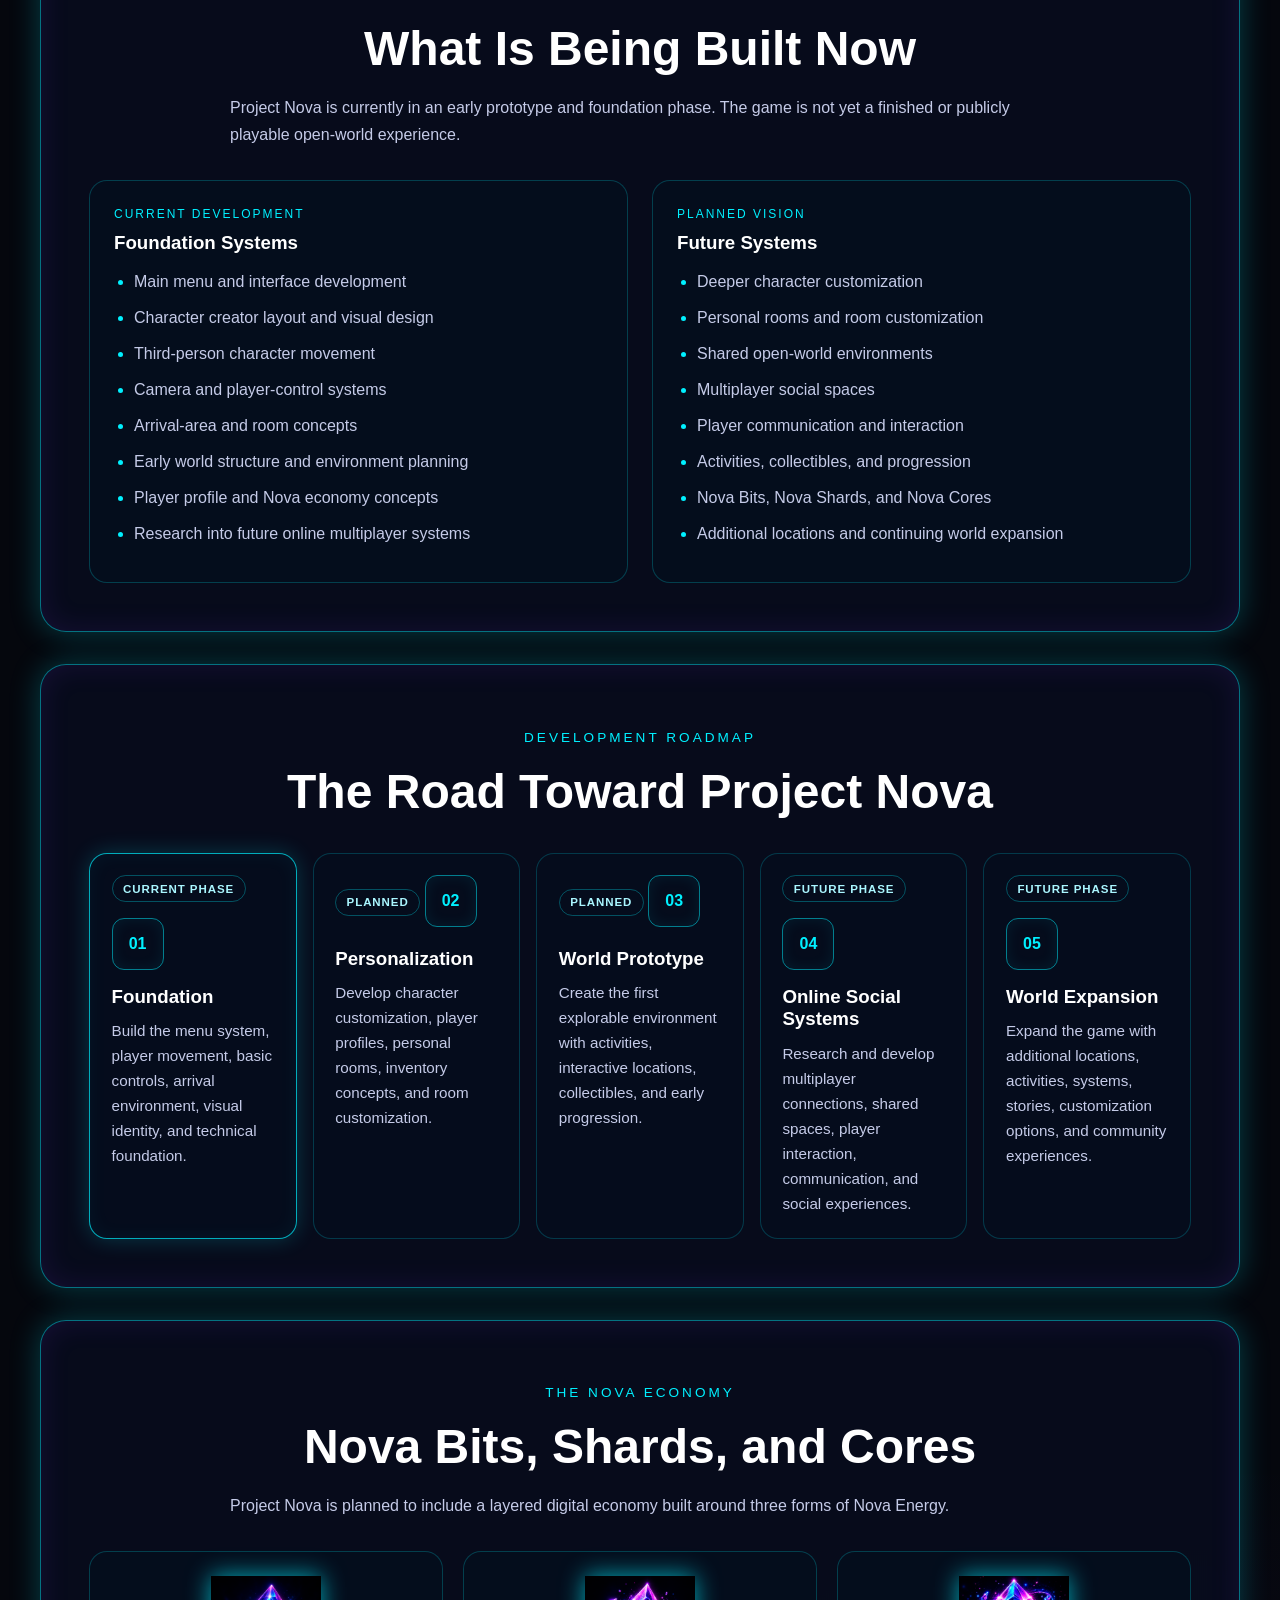
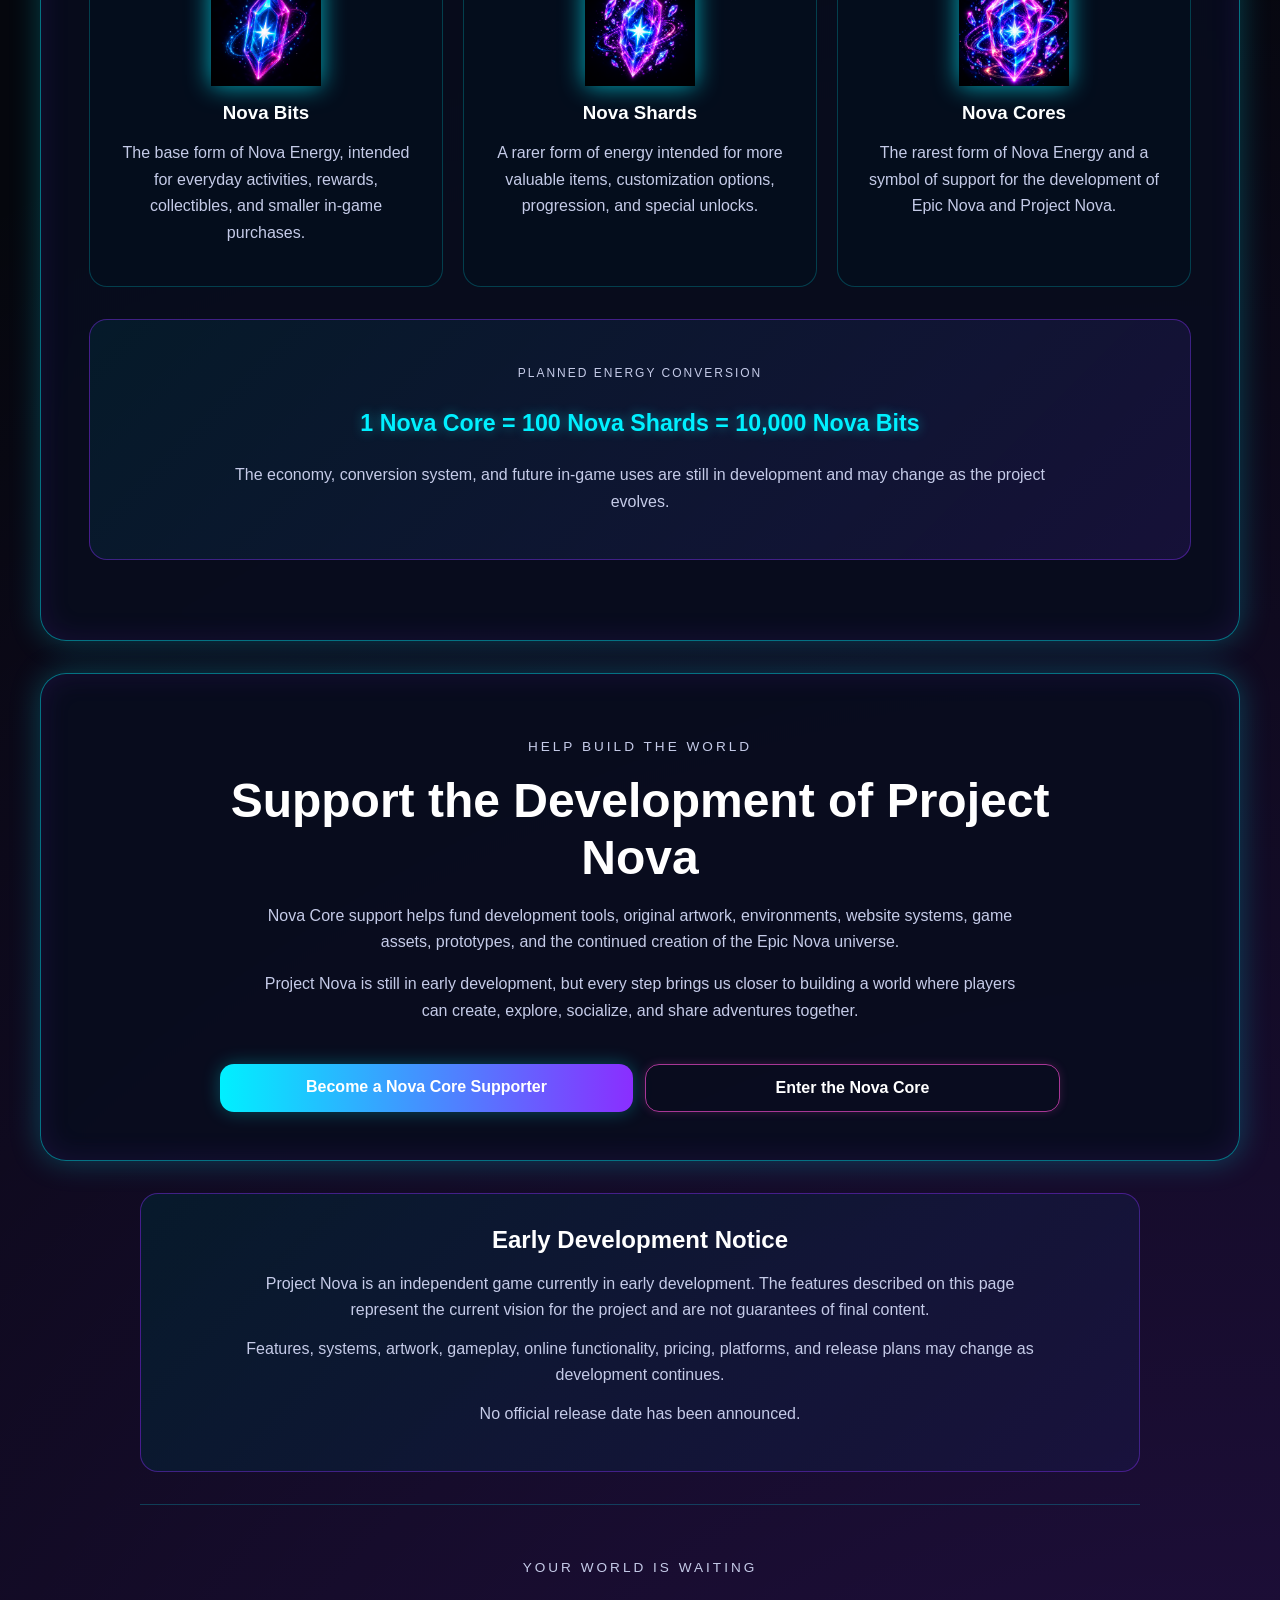
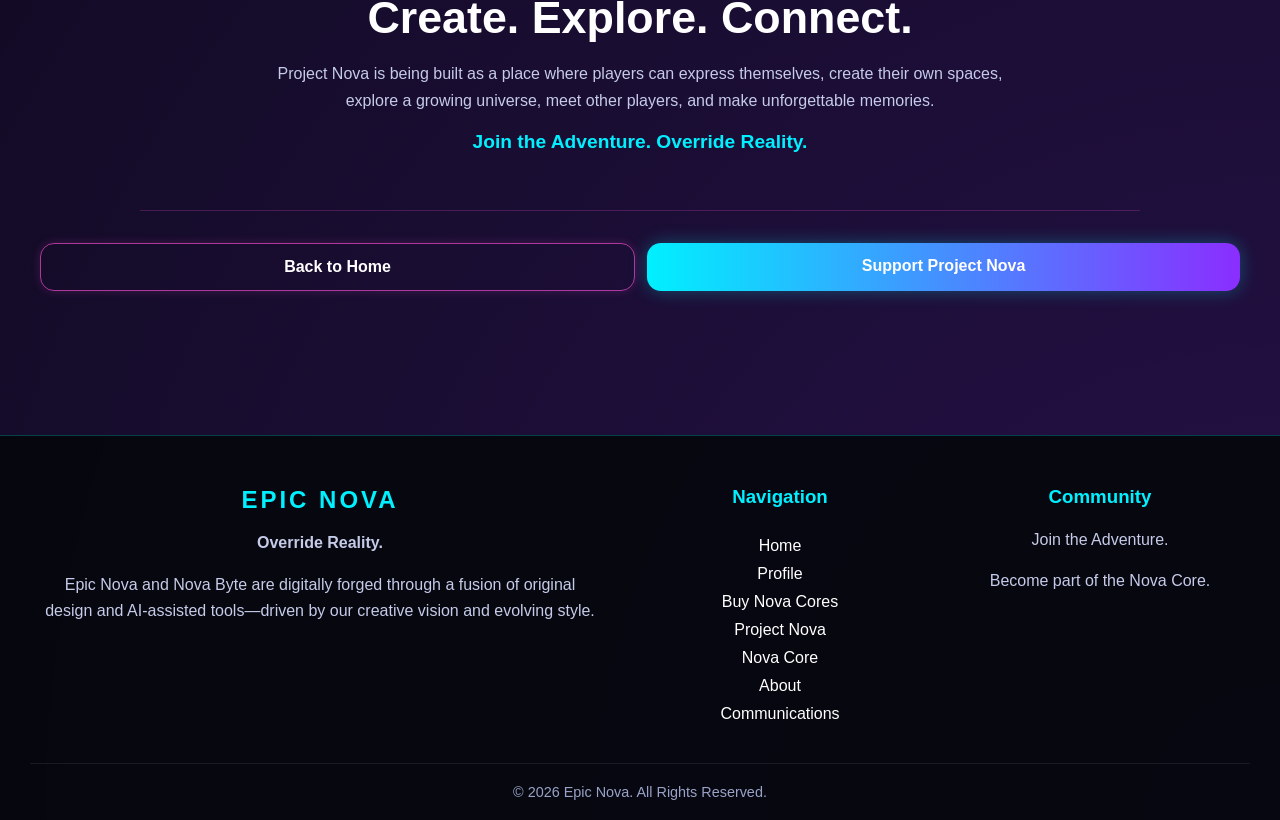
<file: project-nova.html>
<!DOCTYPE html>
<html lang="en">
<head>
  <meta charset="UTF-8" />
  <meta name="viewport" content="width=device-width, initial-scale=1.0" />

  <meta
    name="description"
    content="Discover Project Nova, an open-world social RPG focused on character customization, personal spaces, exploration, world-building, and shared online experiences."
  />

  <title>Epic Nova | Project Nova</title>

  <link rel="stylesheet" href="CSS/style.css" />
</head>

<body>

  <!-- Shared navigation -->
  <div id="navbar"></div>


  <main class="project-nova-page">

    <!-- =========================================
         HERO
    ========================================== -->

    <section class="hud-card project-hero">

      <div class="hud-top">

        <div>

          <p class="eyebrow">
            EPIC NOVA'S FLAGSHIP GAME
          </p>

          <h1>
            Project Nova
          </h1>

          <p class="subtitle">
            Create your identity. Build your space. Explore a growing world.
          </p>

        </div>

        <span class="status">
          IN DEVELOPMENT
        </span>

      </div>


      <div class="project-hero-content">

        <div class="project-hero-copy">

          <p class="player-label">
            Open-World Social RPG
          </p>

          <h2>
            A New World Built Around Creativity, Exploration, and Connection
          </h2>

          <p>
            Project Nova is an open-world social RPG where players will create
            and customize their own characters, build and personalize their
            spaces, explore a growing world, and connect with other players
            through shared adventures and social experiences.
          </p>

          <p>
            The goal is to create a living online universe where players can
            express themselves, discover new places, collect items, take part
            in activities, meet other players, and create their own stories.
          </p>


          <div class="hud-buttons">

            <a
              href="#game-vision"
              class="btn"
            >
              Discover the Vision
            </a>

            <a
              href="buy-cores.html"
              class="btn ghost"
            >
              Support Project Nova
            </a>

          </div>

        </div>


        <div class="project-hero-visual">

          <img
            src="images/Project-Nova-Background.jpg"
            alt="Futuristic environment representing the world of Project Nova"
            class="project-hero-image"
          />

        </div>

      </div>

    </section>



    <!-- =========================================
         GAME VISION
    ========================================== -->

    <section
      class="hud-card project-section"
      id="game-vision"
    >

      <p class="eyebrow">
        THE GAME VISION
      </p>

      <h2>
        What Is Project Nova?
      </h2>

      <p class="section-intro">
        Project Nova is being designed as an open-world social role-playing
        game centered on character customization, personal spaces,
        exploration, world-building, player expression, and in-game
        socialization.
      </p>

      <p class="section-intro">
        Players will be able to create their own identity, customize their
        appearance, personalize their living spaces, explore shared
        environments, interact with other players, and choose how they want
        to experience the world.
      </p>

    </section>



    <!-- =========================================
         CORE FEATURES
    ========================================== -->

    <section class="hud-card project-section">

      <p class="eyebrow">
        CORE EXPERIENCE
      </p>

      <h2>
        What Players Will Be Able to Do
      </h2>


      <div class="feature-grid">


        <!-- CHARACTER CUSTOMIZATION -->

        <article class="feature-card">

          <span
            class="feature-icon"
            aria-hidden="true"
          >
            🎮
          </span>

          <h3>
            Create Your Character
          </h3>

          <p>
            Create and customize a character that represents who you want to
            become inside the world of Project Nova.
          </p>

          <p>
            Planned customization includes appearance, clothing, hairstyles,
            accessories, colors, personal style, and additional options as
            development continues.
          </p>

        </article>


        <!-- PERSONAL SPACE -->

        <article class="feature-card">

          <span
            class="feature-icon"
            aria-hidden="true"
          >
            🏠
          </span>

          <h3>
            Build Your Personal Space
          </h3>

          <p>
            Personalize your room and future spaces with furniture,
            decorations, collectibles, technology, and items discovered
            throughout the game.
          </p>

          <p>
            Your space will become your personal home inside the Project Nova
            universe.
          </p>

        </article>


        <!-- OPEN WORLD -->

        <article class="feature-card">

          <span
            class="feature-icon"
            aria-hidden="true"
          >
            🌌
          </span>

          <h3>
            Explore a Growing World
          </h3>

          <p>
            Travel through shared environments, discover new locations,
            explore hidden areas, participate in activities, and uncover the
            evolving world of Project Nova.
          </p>

          <p>
            New areas and experiences may be introduced as the game expands.
          </p>

        </article>


        <!-- SOCIALIZATION -->

        <article class="feature-card">

          <span
            class="feature-icon"
            aria-hidden="true"
          >
            💬
          </span>

          <h3>
            Connect With Other Players
          </h3>

          <p>
            Meet other players, communicate, explore together, visit personal
            spaces, participate in shared activities, and build lasting
            friendships.
          </p>

          <p>
            Social interaction is intended to be one of the central parts of
            the Project Nova experience.
          </p>

        </article>


        <!-- WORLD BUILDING -->

        <article class="feature-card">

          <span
            class="feature-icon"
            aria-hidden="true"
          >
            💠
          </span>

          <h3>
            Shape Your World
          </h3>

          <p>
            Collect resources, unlock customization options, personalize
            environments, and take part in systems that allow players to
            influence their surroundings.
          </p>

          <p>
            World-building features will continue to evolve throughout
            development.
          </p>

        </article>


        <!-- PLAYER CHOICE -->

        <article class="feature-card">

          <span
            class="feature-icon"
            aria-hidden="true"
          >
            ⚡
          </span>

          <h3>
            Choose Your Adventure
          </h3>

          <p>
            Project Nova is being designed to give players the freedom to
            decide how they spend their time.
          </p>

          <p>
            Explore, socialize, customize, collect, build, relax, or pursue
            future activities and progression systems.
          </p>

        </article>


      </div>

    </section>



    <!-- =========================================
         WORLD FLOW
    ========================================== -->

    <section class="hud-card project-section">

      <p class="eyebrow">
        ENTER THE WORLD
      </p>

      <h2>
        The Planned Player Journey
      </h2>


      <div class="roadmap-grid">


        <article class="roadmap-item">

          <span class="roadmap-number">
            01
          </span>

          <div>

            <h3>
              Create Your Identity
            </h3>

            <p>
              Begin by creating and customizing your player character.
            </p>

          </div>

        </article>


        <article class="roadmap-item">

          <span class="roadmap-number">
            02
          </span>

          <div>

            <h3>
              Enter Your Personal Room
            </h3>

            <p>
              Arrive in your own space, learn the basic systems, and begin
              customizing your environment.
            </p>

          </div>

        </article>


        <article class="roadmap-item">

          <span class="roadmap-number">
            03
          </span>

          <div>

            <h3>
              Enter the Open World
            </h3>

            <p>
              Leave your room and travel into shared environments filled with
              locations, activities, and other players.
            </p>

          </div>

        </article>


        <article class="roadmap-item">

          <span class="roadmap-number">
            04
          </span>

          <div>

            <h3>
              Build Your Story
            </h3>

            <p>
              Explore, collect, create, socialize, customize, and decide what
              your life inside Project Nova will become.
            </p>

          </div>

        </article>


      </div>

    </section>



    <!-- =========================================
         CURRENT DEVELOPMENT
    ========================================== -->

    <section
      class="hud-card project-section"
      id="development"
    >

      <p class="eyebrow">
        DEVELOPMENT STATUS
      </p>

      <h2>
        What Is Being Built Now
      </h2>

      <p class="section-intro">
        Project Nova is currently in an early prototype and foundation phase.
        The game is not yet a finished or publicly playable open-world
        experience.
      </p>


      <div class="development-columns">


        <div class="development-panel">

          <p class="player-label">
            Current Development
          </p>

          <h3>
            Foundation Systems
          </h3>

          <ul class="development-list">

            <li>
              Main menu and interface development
            </li>

            <li>
              Character creator layout and visual design
            </li>

            <li>
              Third-person character movement
            </li>

            <li>
              Camera and player-control systems
            </li>

            <li>
              Arrival-area and room concepts
            </li>

            <li>
              Early world structure and environment planning
            </li>

            <li>
              Player profile and Nova economy concepts
            </li>

            <li>
              Research into future online multiplayer systems
            </li>

          </ul>

        </div>


        <div class="development-panel">

          <p class="player-label">
            Planned Vision
          </p>

          <h3>
            Future Systems
          </h3>

          <ul class="development-list">

            <li>
              Deeper character customization
            </li>

            <li>
              Personal rooms and room customization
            </li>

            <li>
              Shared open-world environments
            </li>

            <li>
              Multiplayer social spaces
            </li>

            <li>
              Player communication and interaction
            </li>

            <li>
              Activities, collectibles, and progression
            </li>

            <li>
              Nova Bits, Nova Shards, and Nova Cores
            </li>

            <li>
              Additional locations and continuing world expansion
            </li>

          </ul>

        </div>


      </div>

    </section>



    <!-- =========================================
         ROADMAP
    ========================================== -->

    <section class="hud-card project-section">

      <p class="eyebrow">
        DEVELOPMENT ROADMAP
      </p>

      <h2>
        The Road Toward Project Nova
      </h2>


      <div class="project-roadmap">


        <article class="project-roadmap-stage active-stage">

          <div class="stage-status">
            CURRENT PHASE
          </div>

          <span class="roadmap-number">
            01
          </span>

          <h3>
            Foundation
          </h3>

          <p>
            Build the menu system, player movement, basic controls, arrival
            environment, visual identity, and technical foundation.
          </p>

        </article>


        <article class="project-roadmap-stage">

          <div class="stage-status">
            PLANNED
          </div>

          <span class="roadmap-number">
            02
          </span>

          <h3>
            Personalization
          </h3>

          <p>
            Develop character customization, player profiles, personal rooms,
            inventory concepts, and room customization.
          </p>

        </article>


        <article class="project-roadmap-stage">

          <div class="stage-status">
            PLANNED
          </div>

          <span class="roadmap-number">
            03
          </span>

          <h3>
            World Prototype
          </h3>

          <p>
            Create the first explorable environment with activities,
            interactive locations, collectibles, and early progression.
          </p>

        </article>


        <article class="project-roadmap-stage">

          <div class="stage-status">
            FUTURE PHASE
          </div>

          <span class="roadmap-number">
            04
          </span>

          <h3>
            Online Social Systems
          </h3>

          <p>
            Research and develop multiplayer connections, shared spaces,
            player interaction, communication, and social experiences.
          </p>

        </article>


        <article class="project-roadmap-stage">

          <div class="stage-status">
            FUTURE PHASE
          </div>

          <span class="roadmap-number">
            05
          </span>

          <h3>
            World Expansion
          </h3>

          <p>
            Expand the game with additional locations, activities, systems,
            stories, customization options, and community experiences.
          </p>

        </article>


      </div>

    </section>



    <!-- =========================================
         NOVA ECONOMY
    ========================================== -->

    <section class="hud-card project-section">

      <p class="eyebrow">
        THE NOVA ECONOMY
      </p>

      <h2>
        Nova Bits, Shards, and Cores
      </h2>

      <p class="section-intro">
        Project Nova is planned to include a layered digital economy built
        around three forms of Nova Energy.
      </p>


      <div class="currency-grid">


        <article class="currency-card">

          <img
            src="images/Nova-Bit.png"
            alt="Nova Bit"
            class="currency-icon"
          />

          <h3>
            Nova Bits
          </h3>

          <p>
            The base form of Nova Energy, intended for everyday activities,
            rewards, collectibles, and smaller in-game purchases.
          </p>

        </article>


        <article class="currency-card">

          <img
            src="images/Nova-Shard.png"
            alt="Nova Shard"
            class="currency-icon"
          />

          <h3>
            Nova Shards
          </h3>

          <p>
            A rarer form of energy intended for more valuable items,
            customization options, progression, and special unlocks.
          </p>

        </article>


        <article class="currency-card">

          <img
            src="images/Nova-Core.png"
            alt="Nova Core"
            class="currency-icon"
          />

          <h3>
            Nova Cores
          </h3>

          <p>
            The rarest form of Nova Energy and a symbol of support for the
            development of Epic Nova and Project Nova.
          </p>

        </article>


      </div>


      <div class="supporter-notice">

        <p class="player-label">
          Planned Energy Conversion
        </p>

        <p class="conversion-rate">

          <strong>
            1 Nova Core = 100 Nova Shards = 10,000 Nova Bits
          </strong>

        </p>

        <p>
          The economy, conversion system, and future in-game uses are still in
          development and may change as the project evolves.
        </p>

      </div>

    </section>



    <!-- =========================================
         SUPPORT
    ========================================== -->

    <section class="hud-card project-support-section">

      <div class="project-support-content">

        <p class="eyebrow">
          HELP BUILD THE WORLD
        </p>

        <h2>
          Support the Development of Project Nova
        </h2>

        <p>
          Nova Core support helps fund development tools, original artwork,
          environments, website systems, game assets, prototypes, and the
          continued creation of the Epic Nova universe.
        </p>

        <p>
          Project Nova is still in early development, but every step brings us
          closer to building a world where players can create, explore,
          socialize, and share adventures together.
        </p>


        <div class="hud-buttons">

          <a
            href="buy-cores.html"
            class="btn"
          >
            Become a Nova Core Supporter
          </a>

          <a
            href="community.html"
            class="btn ghost"
          >
            Enter the Nova Core
          </a>

        </div>

      </div>

    </section>



    <!-- =========================================
         DEVELOPMENT NOTICE
    ========================================== -->

    <section class="supporter-notice project-disclaimer">

      <h2>
        Early Development Notice
      </h2>

      <p>
        Project Nova is an independent game currently in early development.
        The features described on this page represent the current vision for
        the project and are not guarantees of final content.
      </p>

      <p>
        Features, systems, artwork, gameplay, online functionality, pricing,
        platforms, and release plans may change as development continues.
      </p>

      <p>
        No official release date has been announced.
      </p>

    </section>



    <!-- =========================================
         CLOSING
    ========================================== -->

    <section class="store-closing project-closing">

      <p class="eyebrow">
        YOUR WORLD IS WAITING
      </p>

      <h2>
        Create. Explore. Connect.
      </h2>

      <p>
        Project Nova is being built as a place where players can express
        themselves, create their own spaces, explore a growing universe, meet
        other players, and make unforgettable memories.
      </p>

      <p class="closing-tagline">

        <strong>
          Join the Adventure. Override Reality.
        </strong>

      </p>

    </section>


    <!-- =========================================
         PAGE NAVIGATION
    ========================================== -->

    <div class="hud-buttons project-page-buttons">

      <a
        href="index.html"
        class="btn ghost"
      >
        Back to Home
      </a>

      <a
        href="buy-cores.html"
        class="btn"
      >
        Support Project Nova
      </a>

    </div>

  </main>


  <!-- Shared footer -->
  <div id="footer"></div>

  <script src="JS/script.js"></script>

</body>
</html>
</file>
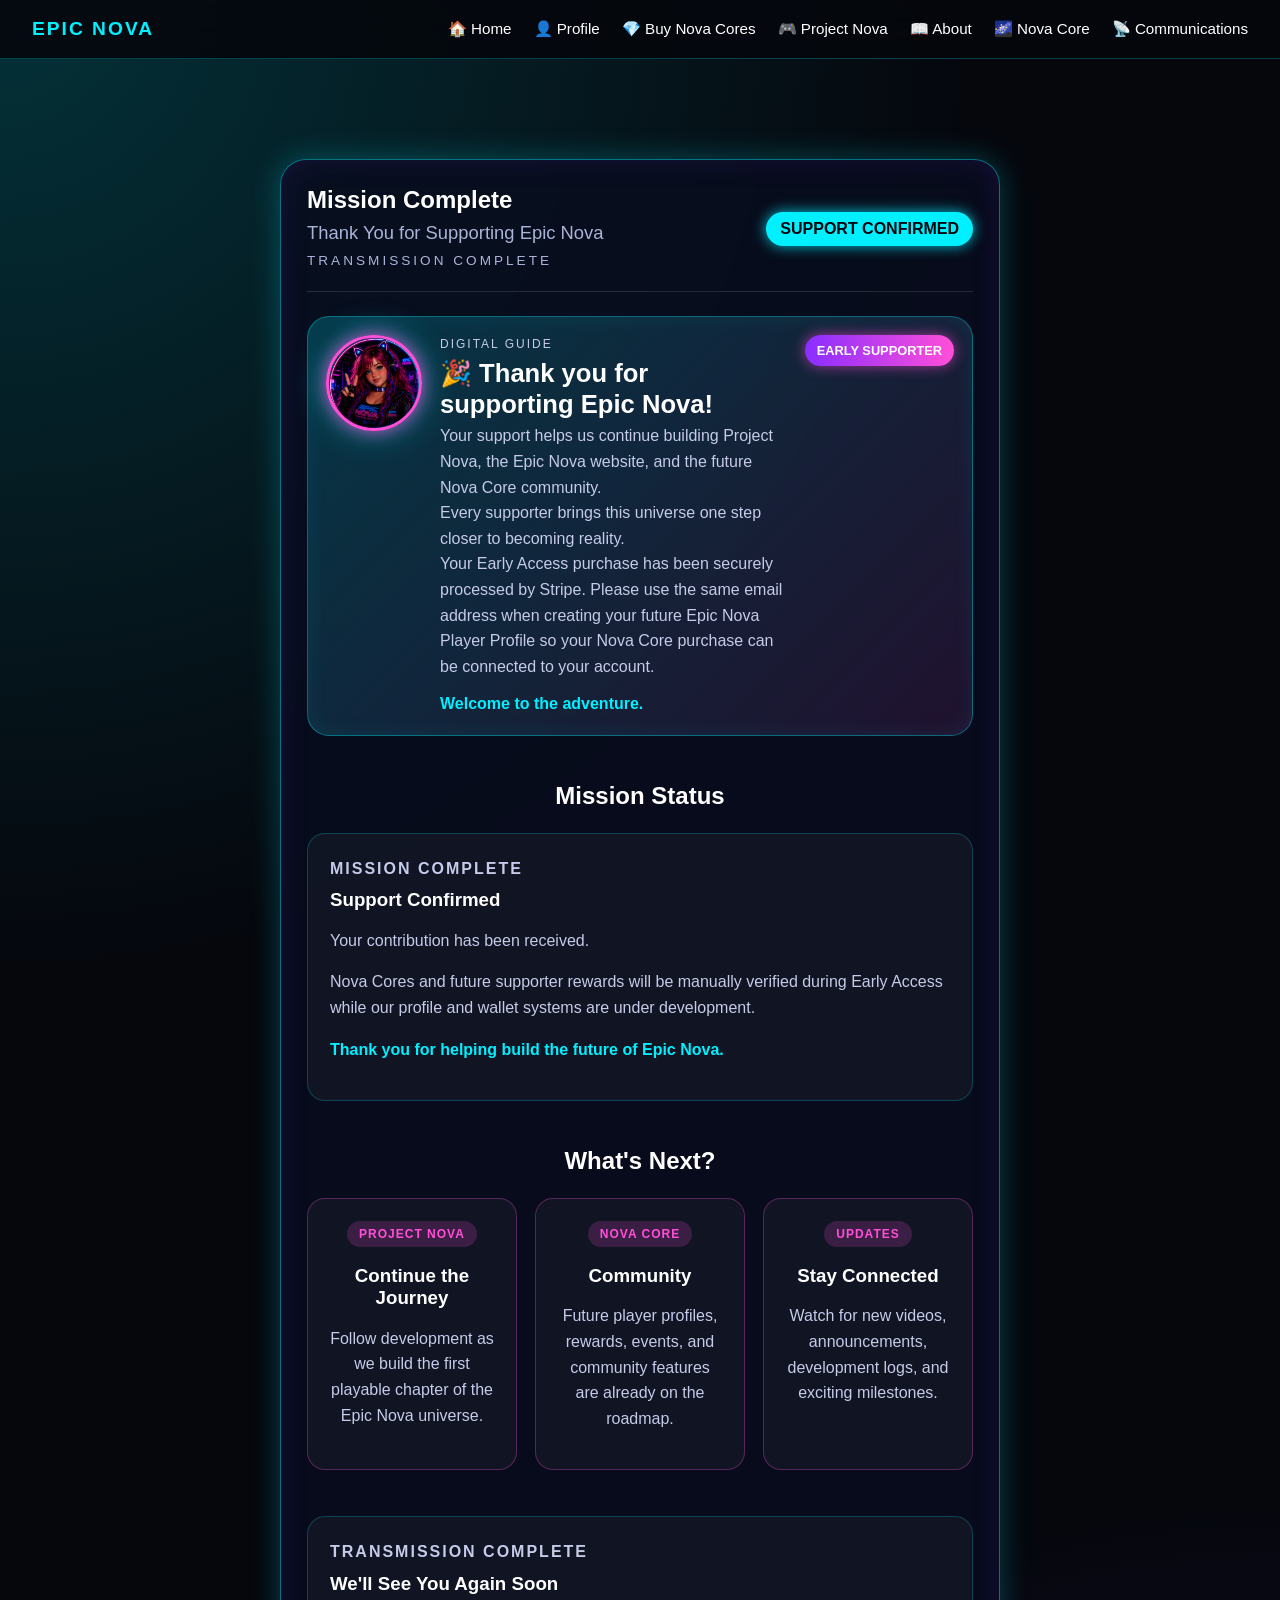
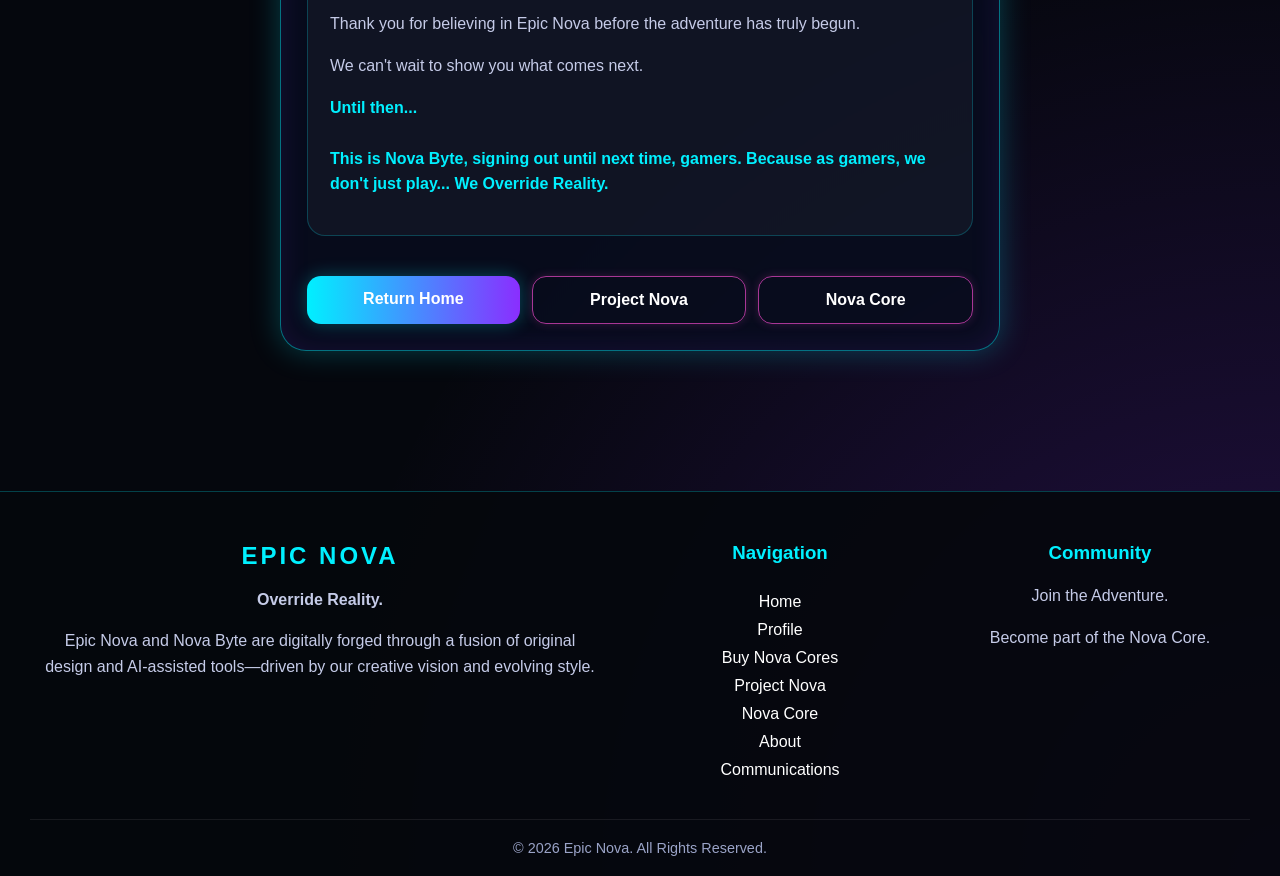
<file: thank-you.html>
<!DOCTYPE html>
<html lang="en">
<head>
  <meta charset="UTF-8" />
  <meta name="viewport" content="width=device-width, initial-scale=1.0" />

  <title>Mission Complete | Epic Nova</title>

  <link rel="stylesheet" href="CSS/style.css" />
</head>

<body>

  <div id="navbar"></div>

  <main class="about-page">

    <section class="hud-card about-terminal">

      <div class="hud-top">

        <div>

          <h2>Mission Complete</h2>

          <p class="subtitle">
            Thank You for Supporting Epic Nova
          </p>

          <p class="eyebrow">
            Transmission Complete
          </p>

        </div>

        <span class="status">SUPPORT CONFIRMED</span>

      </div>

      <div class="player-card nova-guide-card">

        <div class="avatar-frame">
          <img
            src="images/Nova-Profile-Pic.png"
            alt="Nova Byte"
            class="avatar-image"
          />
        </div>

        <div class="player-info">

          <p class="player-label">
            DIGITAL GUIDE
          </p>

          <h3>🎉 Thank you for supporting Epic Nova!</h3>
          
          <p>
            Your support helps us continue building Project Nova,
            the Epic Nova website, and the future Nova Core community.
          </p>

          <p>
            Every supporter brings this universe one step closer
            to becoming reality.
          </p>

          <p>
            Your Early Access purchase has been securely processed by Stripe.
            Please use the same email address when creating your future Epic Nova
            Player Profile so your Nova Core purchase can be connected to your account.
          </p>

          <p class="nova-ready">
            Welcome to the adventure.
          </p>

        </div>

        <div class="player-badge">
          EARLY SUPPORTER
        </div>

      </div>

      <section class="dev-section">

        <h2>Mission Status</h2>

        <div class="log-card">

          <p class="log-date">
            MISSION COMPLETE
          </p>

          <h3>
            Support Confirmed
          </h3>

          <p>
            Your contribution has been received.
          </p>

          <p>
            Nova Cores and future supporter rewards will be
            manually verified during Early Access while our
            profile and wallet systems are under development.
          </p>

          <p class="nova-ready">
            Thank you for helping build the future of Epic Nova.
          </p>

        </div>

      </section>

      <section class="dev-section">

        <h2>What's Next?</h2>

        <div class="unlock-grid">

          <div class="unlock-card">

            <span>PROJECT NOVA</span>

            <h3>Continue the Journey</h3>

            <p>
              Follow development as we build the first playable
              chapter of the Epic Nova universe.
            </p>

          </div>

          <div class="unlock-card">

            <span>NOVA CORE</span>

            <h3>Community</h3>

            <p>
              Future player profiles, rewards, events,
              and community features are already on the roadmap.
            </p>

          </div>

          <div class="unlock-card">

            <span>UPDATES</span>

            <h3>Stay Connected</h3>

            <p>
              Watch for new videos, announcements,
              development logs, and exciting milestones.
            </p>

          </div>

        </div>

      </section>

      <section class="dev-section">

        <div class="log-card">

          <p class="log-date">
            TRANSMISSION COMPLETE
          </p>

          <h3>
            We'll See You Again Soon
          </h3>

          <p>
            Thank you for believing in Epic Nova before the
            adventure has truly begun.
          </p>

          <p>
            We can't wait to show you what comes next.
          </p>

          <p class="nova-ready">
            Until then...
            <br><br>
            <strong>This is Nova Byte, signing out until next time, gamers. Because as gamers, we don't just play... We Override Reality.</strong>
          </p>

        </div>

      </section>

      <div class="hud-buttons">

        <a href="index.html" class="btn">
          Return Home
        </a>

        <a href="project-nova.html" class="btn ghost">
          Project Nova
        </a>

        <a href="nova-core.html" class="btn ghost">
          Nova Core
        </a>

      </div>

    </section>

  </main>

  <div id="footer"></div>

  <script src="JS/script.js"></script>

</body>
</html>
</file>
<file: CSS/style.css>
/* =========================================================
   EPIC NOVA — MAIN STYLESHEET
   File: CSS/style.css
========================================================= */

/* ===========================
   RESET / GLOBAL
=========================== */

*,
*::before,
*::after {
  box-sizing: border-box;
}

html {
  scroll-behavior: smooth;
}

body {
  min-width: 320px;
  margin: 0;
  overflow-x: hidden;
  font-family: Arial, sans-serif;
  color: #ffffff;
  background:
    radial-gradient(
      circle at top left,
      rgba(0, 240, 255, 0.18),
      transparent 35%
    ),
    radial-gradient(
      circle at bottom right,
      rgba(138, 46, 255, 0.25),
      transparent 35%
    ),
    #05070d;
}

img {
  max-width: 100%;
}

h1,
h2,
h3,
p {
  overflow-wrap: break-word;
}

h2,
h3 {
  line-height: 1.2;
}

p {
  line-height: 1.65;
}

a,
button,
input,
textarea {
  font: inherit;
}

/* ===========================
   NAVIGATION
=========================== */

.main-nav {
  position: sticky;
  top: 0;
  z-index: 1000;

  width: 100%;
  display: flex;
  align-items: center;
  justify-content: space-between;

  padding: 18px 32px;

  background: rgba(5, 7, 13, 0.9);
  border-bottom: 1px solid rgba(0, 240, 255, 0.25);
  backdrop-filter: blur(14px);
}

.nav-logo {
  color: #00f0ff;
  font-size: 1.2rem;
  font-weight: 700;
  letter-spacing: 2px;
  text-decoration: none;
}

.nav-links {
  display: flex;
  flex-wrap: wrap;
  gap: 22px;
}

.nav-links a {
  color: #ffffff;
  font-size: 0.95rem;
  text-decoration: none;
  transition:
    color 0.2s ease,
    text-shadow 0.2s ease;
}

.nav-links a:hover,
.nav-links a:focus-visible {
  color: #00f0ff;
  text-shadow: 0 0 12px #00f0ff;
}

/* ===========================
   HERO
=========================== */

.hero {
  min-height: 100vh;
  padding: 40px 20px 70px;
  text-align: center;
}

.logo {
  width: min(85vw, 520px);
  margin-bottom: 20px;
  filter: drop-shadow(0 0 24px rgba(0, 240, 255, 0.45));
}

.eyebrow {
  color: #00f0ff;
  font-size: 0.85rem;
  letter-spacing: 3px;
  text-transform: uppercase;
}

h1 {
  margin: 0;
  font-size: clamp(3rem, 10vw, 6rem);
  background: linear-gradient(90deg, #00f0ff, #8a2eff, #ff4fd8);
  -webkit-background-clip: text;
  background-clip: text;
  -webkit-text-fill-color: transparent;
  color: transparent;
}

.tagline {
  margin-top: 8px;
  color: #cfd7ff;
  font-size: 1.4rem;
}

.subtitle {
  margin: 8px 0 4px;
  color: #cfd7ff;
  font-size: 1.15rem;
  line-height: 1.5;
}

/* ===========================
   HUD CARD
=========================== */

.hud-card {
  width: min(100%, 720px);
  margin: 40px auto 0;
  padding: 26px;

  border: 1px solid rgba(0, 240, 255, 0.45);
  border-radius: 26px;

  background: rgba(8, 13, 30, 0.88);
  box-shadow:
    0 0 30px rgba(0, 240, 255, 0.25),
    inset 0 0 30px rgba(138, 46, 255, 0.12);

  backdrop-filter: blur(12px);
}

.hud-top {
  display: flex;
  align-items: center;
  justify-content: space-between;

  padding-bottom: 18px;

  border-bottom: 1px solid rgba(255, 255, 255, 0.12);
  text-align: left;
}

.hud-top h2 {
  margin: 0;
}

.hud-top p {
  margin: 4px 0 0;
  color: #aab4d8;
}

.status {
  padding: 8px 14px;

  color: #05070d;
  font-weight: 700;

  background: #00f0ff;
  border-radius: 999px;
  box-shadow: 0 0 14px rgba(0, 240, 255, 0.8);
}

/* ===========================
   PLAYER CARD
=========================== */

.player-card {
  display: flex;
  align-items: center;
  gap: 18px;

  margin: 24px 0;
  padding: 18px;

  border: 1px solid rgba(0, 240, 255, 0.35);
  border-radius: 22px;

  background: linear-gradient(
    135deg,
    rgba(0, 240, 255, 0.18),
    rgba(255, 79, 216, 0.1)
  );

  box-shadow: inset 0 0 22px rgba(0, 240, 255, 0.08);
}

.avatar-ring,
.avatar-frame {
  width: 96px;
  height: 96px;
  flex-shrink: 0;
  overflow: hidden;

  border: 3px solid #ff4fd8;
  border-radius: 50%;

  box-shadow:
    0 0 18px rgba(255, 79, 216, 0.75),
    0 0 35px rgba(0, 240, 255, 0.45),
    inset 0 0 12px rgba(255, 255, 255, 0.08);
}

.avatar-ring {
  display: flex;
  align-items: center;
  justify-content: center;

  color: #00f0ff;
  font-size: 1.2rem;
  font-weight: 700;
}

.avatar-image {
  display: block;
  width: 100%;
  height: 100%;
  object-fit: cover;
}

.nova-guide-card {
  align-items: flex-start;
}

.nova-guide-card .player-info p {
  line-height: 1.6;
}

.nova-ready {
  margin-top: 12px !important;
  color: #00f0ff !important;
  font-weight: 700;
}

.player-info {
  flex: 1;
  min-width: 0;
  text-align: left;
}

.player-label {
  margin: 0;
  color: #00f0ff;
  font-size: 0.75rem;
  letter-spacing: 2px;
  text-transform: uppercase;
}

.player-info h2,
.player-info h3 {
  margin: 4px 0;
  font-size: 1.6rem;
}

.player-info p {
  margin: 0;
  color: #c5cbe8;
}

.player-badge {
  padding: 8px 12px;

  color: #ffffff;
  font-size: 0.8rem;
  font-weight: 700;

  background: linear-gradient(90deg, #8a2eff, #ff4fd8);
  border-radius: 999px;
  box-shadow: 0 0 14px rgba(255, 79, 216, 0.6);
}

/* ===========================
   HOMEPAGE STASH
=========================== */

.hero > .hud-card {
  width: min(100%, 920px);
}

.stash-grid {
  display: grid;
  grid-template-columns: repeat(3, minmax(0, 1fr));
  gap: 18px;
  margin-top: 28px;
}

.stash-box {
  min-width: 0;
  padding: 24px 12px;
  overflow: hidden;

  text-align: center;

  background: linear-gradient(
    145deg,
    rgba(0, 240, 255, 0.12),
    rgba(255, 255, 255, 0.04)
  );

  border: 1px solid rgba(0, 240, 255, 0.25);
  border-radius: 18px;

  transition:
    transform 0.25s ease,
    border-color 0.25s ease,
    box-shadow 0.25s ease;
}

.currency-icon {
  display: block;
  width: 90px;
  height: 90px;
  margin: 0 auto 10px;

  object-fit: contain;

  filter: drop-shadow(
    0 0 12px rgba(0, 240, 255, 0.7)
  );

  transition: transform 0.25s ease;
}

.stash-box span {
  display: block;
  margin-bottom: 8px;

  color: #aaf6ff;
  font-size: 0.8rem;
}

.stash-box strong.awaiting-data {
  display: block;
  width: 100%;
  margin-top: 12px;

  color: #ffffff;

  font-size: clamp(0.78rem, 1.15vw, 1.05rem);
  font-weight: 800;
  line-height: 1.2;
  letter-spacing: 0.02em;

  text-align: center;
  text-transform: uppercase;

  white-space: nowrap;
  overflow-wrap: normal;
  word-break: normal;

  text-shadow:
    0 0 8px rgba(0, 240, 255, 0.9);
}

.premium,
.featured {
  border-color: rgba(255, 79, 216, 0.7);

  box-shadow:
    0 0 18px rgba(255, 79, 216, 0.25);
}

@media (hover: hover) and (pointer: fine) {
  .stash-box:hover {
    transform: translateY(-4px);

    border-color: rgba(0, 240, 255, 0.55);

    box-shadow:
      0 0 20px rgba(0, 240, 255, 0.18);
  }

  .stash-box:hover .currency-icon {
    transform: scale(1.08);
  }
}

/* ===========================
   TABLET
=========================== */

@media (max-width: 800px) {
  .hero > .hud-card {
    width: min(100%, 720px);
  }

  .stash-grid {
    grid-template-columns: 1fr;
    gap: 14px;
  }

  .stash-box {
    padding: 22px 18px;
  }

  .stash-box strong.awaiting-data {
    font-size: 1.35rem;
    white-space: nowrap;
  }
}

/* ===========================
   MOBILE
=========================== */

@media (max-width: 500px) {
  .hero > .hud-card {
    width: 100%;
  }

  .stash-grid {
    grid-template-columns: 1fr;
    gap: 14px;
  }

  .stash-box {
    padding: 20px 14px;
  }

  .currency-icon {
    width: 76px;
    height: 76px;
  }

  .stash-box span {
    font-size: 0.85rem;
  }

  .stash-box strong.awaiting-data {
    font-size: 1.2rem;
    letter-spacing: 0.03em;
    white-space: nowrap;
  }
}


/* ===========================
   AWAITING DATA
=========================== */

.stash-box .awaiting-data {
  display: block;
  text-align: center;
  text-transform: uppercase;
  white-space: nowrap;
  opacity: 0.95;
}

.energy-label .awaiting-data {
  display: inline;
  color: #cfd7ff;
  font-size: 0.9rem;
  font-weight: 700;
  letter-spacing: 0.03em;
  text-transform: uppercase;
  white-space: nowrap;
  opacity: 0.95;
}

.premium,
.featured {
  border-color: rgba(255, 79, 216, 0.7);
  box-shadow: 0 0 18px rgba(255, 79, 216, 0.25);
}

/* ===========================
   ENERGY
=========================== */

.energy-bar {
  margin: 24px 0;
}

.energy-label {
  display: flex;
  justify-content: space-between;
  margin-bottom: 8px;
  color: #cfd7ff;
}

.bar {
  height: 14px;
  overflow: hidden;

  background: #101629;
  border: 1px solid rgba(0, 240, 255, 0.4);
  border-radius: 999px;
}

.fill {
  width: 72%;
  height: 100%;

  background: linear-gradient(90deg, #00f0ff, #8a2eff, #ff4fd8);
  box-shadow: 0 0 18px rgba(0, 240, 255, 0.8);
}

/* Empty until live Core Energy data is connected. */
.fill.awaiting-energy {
  width: 0 !important;
  min-width: 0 !important;
  background: transparent !important;
  box-shadow: none !important;
  transition: width 0.4s ease;
}

/* ===========================
   BUTTONS
=========================== */

.hud-buttons {
  display: flex;
  flex-wrap: wrap;
  justify-content: center;
  gap: 12px;
  margin-top: 40px;
}

.hud-buttons .btn {
  flex: 1;
  min-width: 180px;
}

.btn {
  display: inline-block;
  padding: 14px 20px;

  color: #ffffff;
  font-weight: 700;
  text-align: center;
  text-decoration: none;

  background: linear-gradient(90deg, #00f0ff, #8a2eff);
  border: 0;
  border-radius: 14px;

  box-shadow: 0 0 18px rgba(0, 240, 255, 0.28);

  cursor: pointer;

  transition:
    transform 0.2s ease,
    box-shadow 0.2s ease;
}

@media (hover: hover) and (pointer: fine) {
  .btn:hover,
  .btn:focus-visible {
    transform: translateY(-2px) scale(1.03);
  }
}

.ghost {
  background: transparent;
  border: 1px solid rgba(255, 79, 216, 0.65);
  box-shadow: 0 0 10px rgba(255, 79, 216, 0.18);
}

/* ===========================
   CONTENT
=========================== */

.section {
  padding: 80px 20px;
  text-align: center;
}

.section h2 {
  margin: 0;
  font-size: clamp(2rem, 6vw, 3rem);
}

.section p {
  max-width: 650px;
  margin: 14px auto;
  color: #c5cbe8;
  line-height: 1.6;
}

.alt {
  background: rgba(255, 255, 255, 0.03);
}

/* ===========================
   FORMS
=========================== */

form {
  margin-top: 24px;
}

input,
textarea {
  color: #ffffff;
  background: rgba(255, 255, 255, 0.08);
  border: 1px solid rgba(0, 240, 255, 0.35);
  border-radius: 14px;
  outline: none;
}

input {
  width: min(100%, 340px);
  padding: 15px;
  text-align: center;
}

textarea {
  width: 100%;
  min-height: 150px;
  padding: 15px;

  font-family: inherit;
  font-size: 1rem;

  appearance: none;
  -webkit-appearance: none;

  resize: vertical;
}

input:focus,
textarea:focus {
  border-color: rgba(0, 240, 255, 0.8);
  box-shadow: 0 0 0 3px rgba(0, 240, 255, 0.12);
}

input::placeholder,
textarea::placeholder {
  color: #9aa3c7;
}

.form-btn {
  margin-left: 8px;
}

/* ===========================
   PAGE WRAPPERS
=========================== */

.profile-page,
.store-page,
.project-page,
.about-page {
  min-height: 100vh;
  display: flex;
  align-items: flex-start;
  justify-content: center;
  padding: 60px 20px;
}

.profile-card {
  max-width: 760px;
}

.store-page .profile-card {
  width: min(100%, 1100px);
  max-width: 1100px;
}

.empty-profile {
  opacity: 0.95;
}

.profile-form {
  display: grid;
  gap: 16px;
  margin: 24px 0;
}

.profile-form label {
  color: #aaf6ff;
  font-size: 0.85rem;
  letter-spacing: 1px;
  text-align: left;
}

.profile-form input {
  width: 100%;
  margin-top: 8px;
}

/* ===========================
   NOVA CORE STORE
=========================== */

.store-note {
  margin: 30px 0;
  color: #d6ddff;
  line-height: 1.6;
}

.core-pack-grid {
  display: grid;
  grid-template-columns: repeat(3, minmax(0, 1fr));
  align-items: stretch;
  gap: 24px;
  margin: 40px 0 50px;
}

.core-pack {
  position: relative;

  min-width: 0;
  height: 100%;
  display: flex;
  flex-direction: column;
  align-items: center;

  padding: 32px 24px 24px;
  overflow: hidden;

  color: #ffffff;
  text-align: center;
  text-decoration: none;

  background:
    linear-gradient(
      145deg,
      rgba(0, 240, 255, 0.12),
      rgba(138, 46, 255, 0.06)
    ),
    rgba(5, 14, 30, 0.72);

  border: 1px solid rgba(0, 240, 255, 0.25);
  border-radius: 22px;

  transition:
    transform 0.25s ease,
    box-shadow 0.25s ease,
    border-color 0.25s ease;
}

.core-pack:hover,
.core-pack:focus-visible {
  transform: translateY(-6px);
  border-color: rgba(0, 240, 255, 0.6);
  box-shadow: 0 0 25px rgba(0, 240, 255, 0.35);
}

.core-pack.featured {
  border-color: rgba(255, 79, 216, 0.7);
  box-shadow: 0 0 18px rgba(255, 79, 216, 0.25);
}

.core-pack.founder-pack {
  border-color: rgba(255, 216, 77, 0.55);
}

.core-pack h2,
.core-pack h3 {
  margin: 18px 0 10px;
  color: #ffffff;
  font-size: 1.4rem;
}

.core-pack strong {
  display: block;
  margin-bottom: 8px;
  color: #00f0ff;
  font-size: 2rem;
}

.pack-price {
  display: block;
  margin-bottom: 1rem;
  color: #ff4fd8;
  font-size: 1.25rem;
  font-weight: 700;
}

.pack-description {
  flex: 1;
  margin: 0;
  color: #c5cbe8;
  line-height: 1.6;
}

.pack-ribbon {
  display: inline-block;
  margin: 0 0 20px;
  padding: 8px 16px;

  color: #05070d;
  font-size: 0.8rem;
  font-weight: 700;
  letter-spacing: 1px;

  background: #00f0ff;
  border-radius: 999px;
  box-shadow: 0 0 14px rgba(0, 240, 255, 0.5);
}

.featured-ribbon {
  color: #ffffff;
  background: linear-gradient(90deg, #8a2eff, #ff4fd8);
}

.founder-ribbon {
  color: #111111;
  background: linear-gradient(90deg, #ff9c2f, #ffd84d);
}

.purchase-btn {
  width: 100%;
  margin-top: 18px;
  padding: 12px 22px;

  color: #ffffff;
  font-weight: 700;
  letter-spacing: 1px;

  background: linear-gradient(90deg, #00f0ff, #8a2eff);
  border-radius: 14px;
  box-shadow: 0 0 14px rgba(0, 240, 255, 0.35);

  transition:
    transform 0.25s ease,
    box-shadow 0.25s ease;
}

.core-pack:hover .purchase-btn,
.core-pack:focus-visible .purchase-btn {
  transform: scale(1.05);
  box-shadow: 0 0 20px rgba(0, 240, 255, 0.6);
}

/* ===========================
   NOVA CORE INTRO
=========================== */

.store-intro {
  display: flex;
  align-items: center;
  justify-content: center;
  gap: 2rem;

  margin: 3rem auto;
  padding: 2rem;

  background: rgba(5, 14, 30, 0.55);
  border: 1px solid rgba(0, 240, 255, 0.2);
  border-radius: 20px;
}

.store-hero-core {
  display: block;
  width: 100%;
  max-width: 240px;
  height: auto;
  flex: 0 1 240px;

  object-fit: contain;

  filter: drop-shadow(0 0 18px rgba(0, 240, 255, 0.35));
}

.store-intro-copy {
  min-width: 0;
  max-width: 650px;
  flex: 1 1 400px;
  text-align: left;
}

.store-intro-copy h2 {
  margin: 0.5rem 0 1rem;
}

.store-intro-copy p:not(.player-label) {
  color: #c5cbe8;
}

/* ===========================
   SUPPORT IMPACT
=========================== */

.support-impact {
  margin: 3rem 0;
  text-align: center;
}

.support-impact > h2 {
  margin: 0.5rem 0 1rem;
  font-size: clamp(1.8rem, 5vw, 2.8rem);
}

.impact-grid {
  display: grid;
  grid-template-columns: repeat(3, minmax(0, 1fr));
  gap: 1.25rem;
  margin-top: 2rem;
}

.impact-item {
  min-width: 0;
  padding: 1.5rem;

  background: rgba(5, 14, 30, 0.7);
  border: 1px solid rgba(0, 240, 255, 0.22);
  border-radius: 18px;
}

.impact-item h3 {
  margin: 0.75rem 0;
}

.impact-item p {
  margin: 0;
  color: #c5cbe8;
}

.impact-icon {
  display: block;
  font-size: 2rem;
}

/* ===========================
   STORE CLOSING
=========================== */

.store-closing {
  margin: 3rem auto 1rem;
  padding: clamp(1.5rem, 4vw, 2.5rem);

  text-align: center;

  border-top: 1px solid rgba(0, 240, 255, 0.22);
  border-bottom: 1px solid rgba(255, 79, 216, 0.22);
}

.store-closing h2 {
  margin: 0.5rem 0 1rem;
  font-size: clamp(1.8rem, 5vw, 2.8rem);
}

.store-closing p {
  max-width: 760px;
  margin: 0.75rem auto;
  color: #c5cbe8;
}

.closing-tagline {
  color: #00f0ff !important;
  font-size: 1.2rem;
}

.purchase-disclosure {
  max-width: 800px;
  margin-right: auto;
  margin-left: auto;
  font-size: 0.9rem;
  text-align: center;
}

/* ===========================
   SUPPORTER NOTICE
=========================== */

.supporter-notice {
  width: 100%;
  margin: 2rem auto;
  padding: clamp(1.35rem, 3vw, 2rem);

  text-align: center;

  background:
    linear-gradient(
      135deg,
      rgba(0, 240, 255, 0.06),
      rgba(138, 46, 255, 0.12)
    ),
    rgba(5, 14, 30, 0.8);

  border: 1px solid rgba(138, 46, 255, 0.42);
  border-radius: 18px;
}

.supporter-notice h2 {
  margin: 0 0 1rem;
}

.supporter-notice p {
  max-width: 820px;
  margin: 0.75rem auto;
  color: #c5cbe8;
}

.conversion-rate {
  margin: 1.25rem auto !important;
  color: #00f0ff !important;
  font-size: clamp(1.1rem, 3vw, 1.45rem);
  text-shadow: 0 0 12px rgba(0, 240, 255, 0.45);
}

/* ===========================
   PROJECT NOVA / ABOUT LEGACY
=========================== */

.project-terminal,
.about-terminal {
  max-width: 900px;
}

.terminal-hero {
  padding: 40px 0 28px;
  text-align: center;
}

.terminal-hero h1 {
  margin: 10px 0;
  font-size: clamp(2.2rem, 7vw, 4.5rem);
}

.terminal-hero p {
  max-width: 720px;
  margin: 14px auto;
  color: #c5cbe8;
  line-height: 1.7;
}

.terminal-grid,
.unlock-grid {
  display: grid;
  grid-template-columns: repeat(3, minmax(0, 1fr));
  gap: 18px;
}

.terminal-grid {
  margin: 28px 0;
}

.terminal-panel,
.unlock-card,
.log-card {
  padding: 22px;
  background: rgba(255, 255, 255, 0.04);
  border-radius: 18px;
}

.terminal-panel {
  text-align: center;

  background: linear-gradient(
    145deg,
    rgba(0, 240, 255, 0.12),
    rgba(255, 255, 255, 0.04)
  );

  border: 1px solid rgba(0, 240, 255, 0.25);
}

.panel-label {
  display: block;
  margin-bottom: 8px;
  color: #00f0ff;
  font-size: 0.8rem;
  letter-spacing: 2px;
  text-transform: uppercase;
}

.terminal-panel strong {
  font-size: 1.3rem;
}

.dev-section {
  margin-top: 46px;
}

.dev-section h2 {
  margin-bottom: 22px;
  color: #ffffff;
  text-align: center;
}

.progress-item {
  margin-bottom: 20px;
}

.progress-label {
  display: flex;
  justify-content: space-between;
  margin-bottom: 8px;
  color: #cfd7ff;
}

.progress-100 { width: 100%; }
.progress-90 { width: 90%; }
.progress-60 { width: 60%; }
.progress-50 { width: 50%; }
.progress-35 { width: 35%; }
.progress-25 { width: 25%; }
.progress-10 { width: 10%; }

.log-card {
  margin-bottom: 18px;
  border: 1px solid rgba(0, 240, 255, 0.22);
}

.log-date {
  margin: 0 0 8px;
  color: #00f0ff;
  font-weight: 700;
  letter-spacing: 2px;
}

.log-card h3 {
  margin: 0 0 10px;
}

.log-card p,
.unlock-card p {
  color: #c5cbe8;
  line-height: 1.6;
}

.unlock-card {
  text-align: center;
  border: 1px solid rgba(255, 79, 216, 0.3);
}

.unlock-card span {
  display: inline-block;
  margin-bottom: 10px;
  padding: 6px 12px;

  color: #ff4fd8;
  font-size: 0.75rem;
  font-weight: 700;
  letter-spacing: 1px;

  background: rgba(255, 79, 216, 0.18);
  border-radius: 999px;
}

.unlock-card h3 {
  margin: 8px 0;
}

/* ===========================
   PROJECT NOVA PAGE
=========================== */

.project-nova-page {
  width: min(1200px, calc(100% - 2rem));
  margin: 0 auto;
  padding: 2rem 0 4rem;
}

.project-nova-page > * + * {
  margin-top: 2rem;
}

.project-nova-page .hud-card {
  width: 100%;
  max-width: none;
}

.project-hero,
.project-section,
.project-support-section {
  width: 100%;
  padding: clamp(1.5rem, 4vw, 3rem);
}

.project-hero .hud-top h1 {
  margin: 4px 0 0;
  font-size: clamp(2.5rem, 7vw, 5rem);
}

.project-hero-content {
  display: grid;
  grid-template-columns: minmax(0, 0.95fr) minmax(360px, 1.35fr);
  align-items: center;
  gap: clamp(1.75rem, 4vw, 3.5rem);
  margin-top: 2rem;
}

.project-hero-copy {
  min-width: 0;
  text-align: left;
}

.project-hero-copy h2 {
  margin: 0.5rem 0 1rem;
  font-size: clamp(1.7rem, 4vw, 2.5rem);
}

.project-hero-copy p,
.section-intro,
.project-support-content p {
  max-width: 760px;
  color: #c5cbe8;
}

.project-hero-visual {
  min-width: 0;
  display: flex;
  align-items: center;
  justify-content: center;
}

.project-hero-image {
  display: block;
  width: 100%;
  max-width: 680px;
  height: auto;

  object-fit: cover;

  border: 1px solid rgba(0, 240, 255, 0.35);
  border-radius: 20px;

  box-shadow:
    0 0 28px rgba(0, 240, 255, 0.2),
    0 0 45px rgba(138, 46, 255, 0.14);
}

.project-section > h2,
.project-support-section h2 {
  margin: 0.5rem 0 1rem;
  font-size: clamp(1.8rem, 5vw, 3rem);
}

.project-section > .eyebrow,
.project-section > h2 {
  text-align: center;
}

.section-intro {
  max-width: 820px;
  margin: 0.85rem auto;
  line-height: 1.7;
}

/* Project feature cards */

.feature-grid {
  display: grid;
  grid-template-columns: repeat(3, minmax(0, 1fr));
  gap: 1.25rem;
  margin-top: 2rem;
}

.feature-card {
  min-width: 0;
  padding: 1.5rem;

  background:
    linear-gradient(
      145deg,
      rgba(0, 240, 255, 0.09),
      rgba(138, 46, 255, 0.06)
    ),
    rgba(5, 14, 30, 0.72);

  border: 1px solid rgba(0, 240, 255, 0.22);
  border-radius: 18px;

  transition:
    transform 0.25s ease,
    border-color 0.25s ease,
    box-shadow 0.25s ease;
}

.feature-card:hover {
  transform: translateY(-4px);
  border-color: rgba(0, 240, 255, 0.55);
  box-shadow: 0 0 22px rgba(0, 240, 255, 0.15);
}

.feature-card h3 {
  margin: 0.75rem 0;
}

.feature-card p {
  margin: 0.7rem 0 0;
  color: #c5cbe8;
}

.feature-icon {
  display: block;
  font-size: 2rem;
}

/* Player journey */

.roadmap-grid {
  display: grid;
  gap: 1rem;
  margin-top: 2rem;
}

.roadmap-item {
  display: grid;
  grid-template-columns: auto minmax(0, 1fr);
  align-items: start;
  gap: 1rem;

  padding: 1.25rem;

  background: rgba(5, 14, 30, 0.68);
  border: 1px solid rgba(0, 240, 255, 0.22);
  border-radius: 16px;
}

.roadmap-item h3,
.project-roadmap-stage h3 {
  margin-top: 0;
}

.roadmap-item h3 {
  margin-bottom: 0.5rem;
}

.roadmap-item p {
  margin: 0;
  color: #c5cbe8;
}

.roadmap-number {
  display: inline-flex;
  align-items: center;
  justify-content: center;

  width: fit-content;
  min-width: 52px;
  height: 52px;
  padding: 0 0.75rem;

  color: #00f0ff;
  font-weight: 700;

  border: 1px solid rgba(0, 240, 255, 0.5);
  border-radius: 12px;
  box-shadow: inset 0 0 15px rgba(0, 240, 255, 0.08);
}

/* Development status */

.development-columns {
  display: grid;
  grid-template-columns: repeat(2, minmax(0, 1fr));
  gap: 1.5rem;
  margin-top: 2rem;
}

.development-panel {
  min-width: 0;
  padding: 1.5rem;

  background: rgba(5, 14, 30, 0.72);
  border: 1px solid rgba(0, 240, 255, 0.22);
  border-radius: 18px;
}

.development-panel h3 {
  margin: 0.45rem 0 1rem;
}

.development-list {
  margin: 1rem 0 0;
  padding-left: 1.25rem;
  color: #c5cbe8;
}

.development-list li {
  margin-bottom: 0.75rem;
  line-height: 1.5;
}

.development-list li::marker {
  color: #00f0ff;
}

/* Development roadmap */

.project-roadmap {
  display: grid;
  grid-template-columns: repeat(5, minmax(0, 1fr));
  gap: 1rem;
  margin-top: 2rem;
}

.project-roadmap-stage {
  position: relative;
  min-width: 0;
  padding: 1.35rem;

  background: rgba(5, 14, 30, 0.7);
  border: 1px solid rgba(0, 240, 255, 0.2);
  border-radius: 18px;
}

.project-roadmap-stage h3 {
  margin: 1rem 0 0.6rem;
}

.project-roadmap-stage p {
  margin: 0;
  color: #c5cbe8;
  font-size: 0.95rem;
}

.project-roadmap-stage.active-stage {
  border-color: rgba(0, 240, 255, 0.7);
  box-shadow:
    0 0 22px rgba(0, 240, 255, 0.2),
    inset 0 0 20px rgba(0, 240, 255, 0.05);
}

.stage-status {
  display: inline-block;
  margin-bottom: 1rem;
  padding: 0.4rem 0.65rem;

  color: #aaf6ff;
  font-size: 0.72rem;
  font-weight: 700;
  letter-spacing: 0.08em;

  border: 1px solid rgba(0, 240, 255, 0.3);
  border-radius: 999px;
}

/* Currency section */

.currency-grid {
  display: grid;
  grid-template-columns: repeat(3, minmax(0, 1fr));
  gap: 1.25rem;
  margin: 2rem 0;
}

.currency-card {
  min-width: 0;
  padding: 1.5rem;
  text-align: center;

  background: rgba(5, 14, 30, 0.72);
  border: 1px solid rgba(0, 240, 255, 0.22);
  border-radius: 18px;
}

.currency-card h3 {
  margin: 0.5rem 0;
}

.currency-card p {
  color: #c5cbe8;
}

.currency-card .currency-icon {
  display: block;
  width: 110px;
  height: 110px;
  margin: 0 auto 1rem;
  object-fit: contain;
}

/* Project support */

.project-support-section {
  text-align: center;
}

.project-support-content {
  max-width: 840px;
  margin: 0 auto;
}

.project-support-content p {
  margin-right: auto;
  margin-left: auto;
}

.project-support-content .hud-buttons {
  justify-content: center;
}

.project-disclaimer,
.project-closing {
  max-width: 1000px;
  margin-right: auto;
  margin-left: auto;
}

.project-page-buttons {
  justify-content: center;
}

/* ===========================
   FOOTER
=========================== */

.site-footer {
  margin-top: 80px;
  padding: 50px 30px 20px;

  color: #9aa3c7;
  text-align: center;

  background: rgba(5, 7, 13, 0.92);
  border-top: 1px solid rgba(0, 240, 255, 0.25);
}

.footer-content {
  max-width: 1200px;
  display: grid;
  grid-template-columns: 2fr 1fr 1fr;
  gap: 40px;
  margin: auto;
}

.footer-brand h2 {
  margin: 0;
  color: #00f0ff;
  letter-spacing: 3px;
}

.footer-tagline {
  color: #ff4fd8;
  font-weight: 700;
}

.footer-brand p,
.footer-contact p {
  color: #c5cbe8;
  line-height: 1.6;
}

.footer-links {
  display: flex;
  flex-direction: column;
  gap: 10px;
}

.footer-links h3,
.footer-contact h3 {
  margin-top: 0;
  color: #00f0ff;
}

.footer-links a {
  color: #ffffff;
  text-decoration: none;
  transition:
    color 0.2s ease,
    transform 0.2s ease;
}

.footer-links a:hover,
.footer-links a:focus-visible {
  color: #00f0ff;
  transform: translateX(5px);
}

.footer-bottom {
  margin-top: 40px;
  padding-top: 20px;

  color: #9aa3c7;
  font-size: 0.9rem;
  text-align: center;

  border-top: 1px solid rgba(255, 255, 255, 0.08);
}

/* ===========================
   TABLET / SMALL DESKTOP
=========================== */

@media (max-width: 1050px) {
  .project-hero-content {
    grid-template-columns: 1fr;
  }

  .project-hero-copy {
    text-align: center;
  }

  .project-hero-copy p {
    margin-right: auto;
    margin-left: auto;
  }

  .project-hero-copy .hud-buttons {
    justify-content: center;
  }

  .project-hero-image {
    max-width: 800px;
  }

  .feature-grid,
  .core-pack-grid,
  .impact-grid {
    grid-template-columns: repeat(2, minmax(0, 1fr));
  }

  .project-roadmap {
    grid-template-columns: repeat(2, minmax(0, 1fr));
  }
}

@media (max-width: 900px) {
  .main-nav {
    flex-direction: column;
    padding: 20px;
  }

  .nav-links {
    justify-content: center;
    gap: 14px;
    margin-top: 15px;
  }
}

@media (max-width: 800px) {
  .footer-content,
  .terminal-grid,
  .unlock-grid {
    grid-template-columns: 1fr;
  }

  .footer-content {
    text-align: center;
  }

  .footer-links {
    align-items: center;
  }

  .project-page,
  .about-page,
  .store-page,
  .profile-page {
    padding: 30px 14px;
  }
}

/* ===========================
   MOBILE
=========================== */

@media (max-width: 700px) {
  .hero {
    padding: 24px 14px 50px;
  }

  .logo {
    width: min(90vw, 420px);
  }

  .hud-card {
    width: 100%;
    margin: 24px auto 0;
    padding: 18px;
    border-radius: 22px;
  }

  .hud-top {
    flex-direction: column;
    gap: 10px;
    text-align: center;
  }

  .hud-top h2 {
    font-size: 1.8rem;
  }

  .hud-top p {
    font-size: 1rem;
  }

  .status {
    padding: 8px 18px;
    font-size: 0.95rem;
  }

  .player-card {
    flex-direction: column;
    gap: 14px;
    padding: 16px;
    text-align: center;
  }

  .player-info {
    text-align: center;
  }

  .player-info h2,
  .player-info h3 {
    font-size: 1.9rem;
  }

  .player-info p {
    font-size: 1rem;
  }

  .player-label {
    font-size: 0.8rem;
  }

  .stash-grid {
    grid-template-columns: 1fr;
    gap: 14px;
  }

  .stash-box {
    padding: 18px;
  }

  .currency-icon {
    width: 72px;
    height: 72px;
  }

  .stash-box strong {
    font-size: 1.25rem;
  }

  .stash-box .awaiting-data {
    white-space: nowrap;
  }

  .hud-buttons {
    display: grid;
    grid-template-columns: minmax(0, 1fr);
    width: 100%;
    gap: 12px;
  }

  .hud-buttons .btn {
    width: 100%;
    min-width: 0;
    max-width: 100%;
    margin: 0;
    transform: none;
  }

  .hud-buttons .btn:hover,
  .hud-buttons .btn:focus,
  .hud-buttons .btn:focus-visible,
  .hud-buttons .btn:active {
    transform: none;
  }

  .form-btn {
    display: block;
    width: min(100%, 340px);
    margin: 12px auto 0;
  }

  .project-nova-page {
    width: min(100% - 1rem, 1200px);
    padding-top: 1rem;
  }

  .project-hero,
  .project-section,
  .project-support-section {
    padding: 1.2rem;
  }

  .project-hero .hud-top h1 {
    font-size: clamp(2.2rem, 14vw, 3.5rem);
  }

  .project-hero-content {
    gap: 1.5rem;
  }

  .project-hero-image {
    width: 100%;
    max-width: 100%;
    border-radius: 14px;
  }

  .feature-grid,
  .development-columns,
  .project-roadmap,
  .currency-grid,
  .core-pack-grid,
  .impact-grid {
    grid-template-columns: 1fr;
  }

  .roadmap-item {
    grid-template-columns: 1fr;
  }

  .store-intro {
    flex-direction: column;
    padding: 1.25rem;
    text-align: center;
  }

  .store-intro-copy {
    flex-basis: auto;
    text-align: center;
  }

  .store-hero-core {
    max-width: 180px;
  }

  .core-pack {
    padding: 1.5rem 1.15rem;
  }
}


/* ===========================
   HOMEPAGE MOBILE CONTAINMENT
=========================== */

@media (max-width: 700px) {
  .hero {
    min-height: auto;
    padding: 24px 12px 36px;
  }

  .hero > .hud-card {
    width: 100%;
    max-width: 100%;
    margin: 24px auto 0;
    padding: 18px;
    overflow: hidden;
  }

  .hero .hud-buttons {
    display: grid;
    grid-template-columns: minmax(0, 1fr);
    width: 100%;
    max-width: 100%;
    gap: 12px;
    margin: 36px 0 0;
    padding: 0;
  }

  .hero .hud-buttons .btn {
    width: 100%;
    min-width: 0;
    max-width: 100%;
    margin: 0;
    padding: 14px 12px;
    transform: none;
  }

  .hero .hud-buttons .btn:hover,
  .hero .hud-buttons .btn:focus,
  .hero .hud-buttons .btn:focus-visible,
  .hero .hud-buttons .btn:active {
    transform: none;
  }

  .energy-label {
    align-items: center;
    gap: 12px;
  }

  .energy-label .awaiting-data {
    font-size: 0.82rem;
    text-align: right;
  }

  .hero + main .section:first-child {
    padding-top: 55px;
  }
}

/* ===========================
   MOBILE NOVA GUIDE CARD
=========================== */

@media (max-width: 768px) {
  .nova-guide-card {
    display: flex;
    flex-direction: column;
    align-items: center;
    justify-content: center;
    gap: 20px;
    text-align: center;
  }

  .nova-guide-card .avatar-frame {
    order: 1;
    width: 170px;
    height: 170px;
    margin: 0 auto;
  }

  .nova-guide-card .player-info {
    order: 2;
    width: 100%;
    text-align: center;
  }

  .nova-guide-card .player-label {
    text-align: center;
  }

  .nova-guide-card h2,
  .nova-guide-card h3 {
    margin-bottom: 14px;
    font-size: 2rem;
  }

  .nova-guide-card p {
    font-size: 1.05rem;
    line-height: 1.75;
  }

  .nova-ready {
    margin-top: 18px !important;
  }

  .nova-guide-card .player-badge {
    order: 3;
    align-self: center;
    margin-top: 10px;
  }

  .subtitle {
    font-size: 1.05rem;
    text-align: center;
  }
}

/* ===========================
   LARGE DESKTOP
=========================== */

@media (min-width: 1200px) {
  .store-hero-core {
    max-width: 300px;
    flex-basis: 300px;
  }
}
</file>
